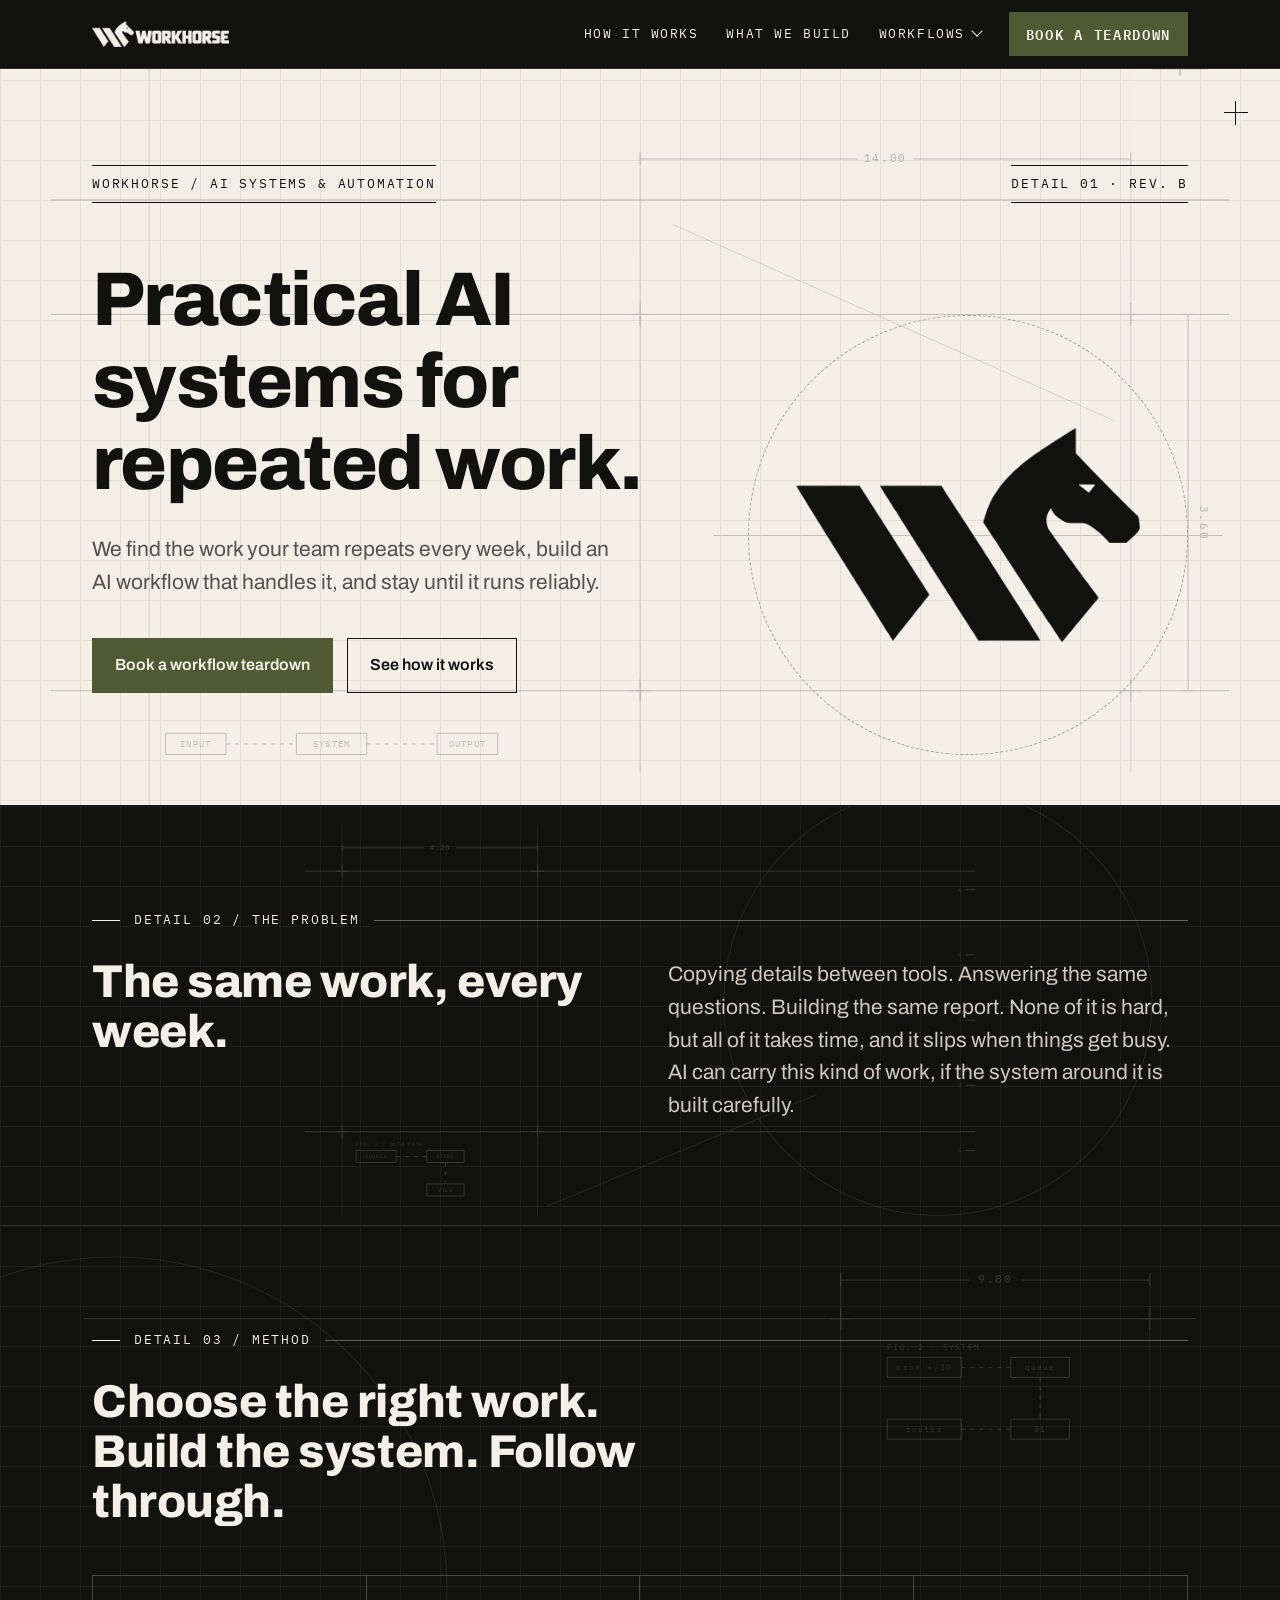
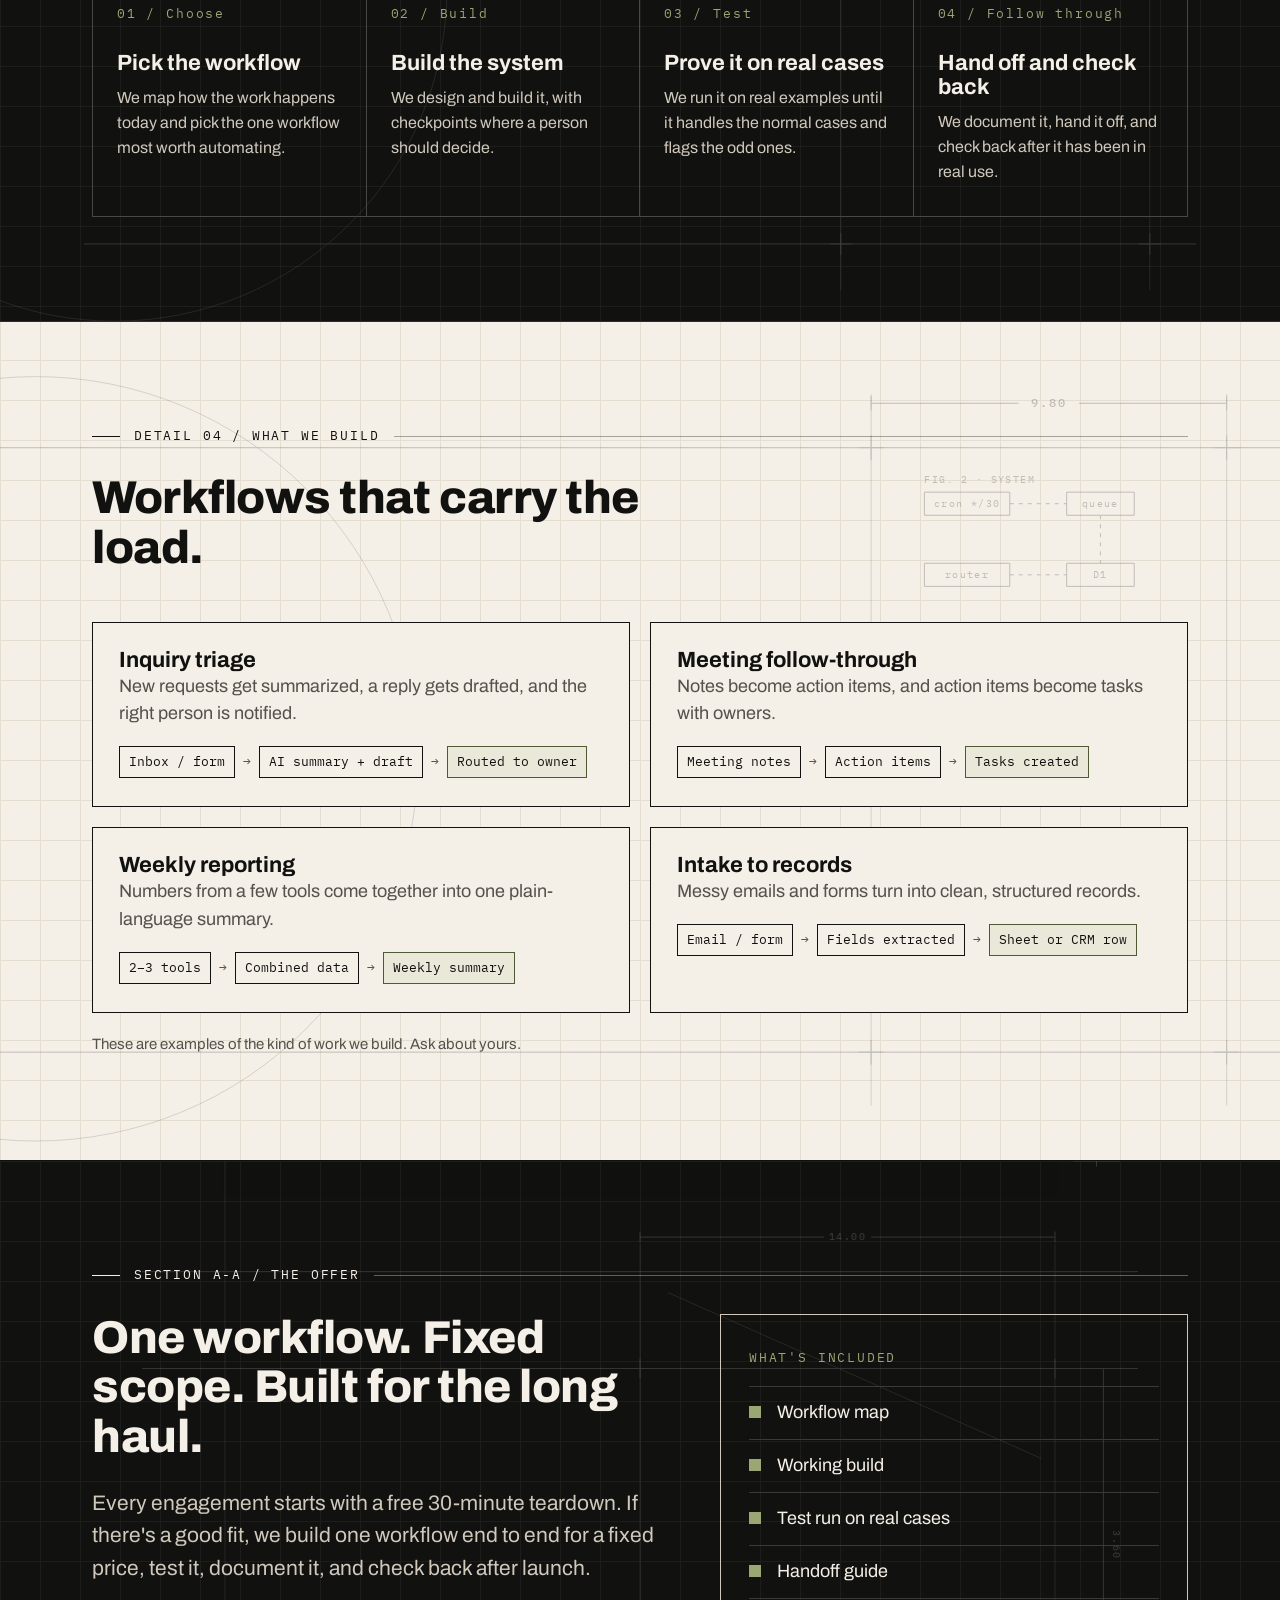
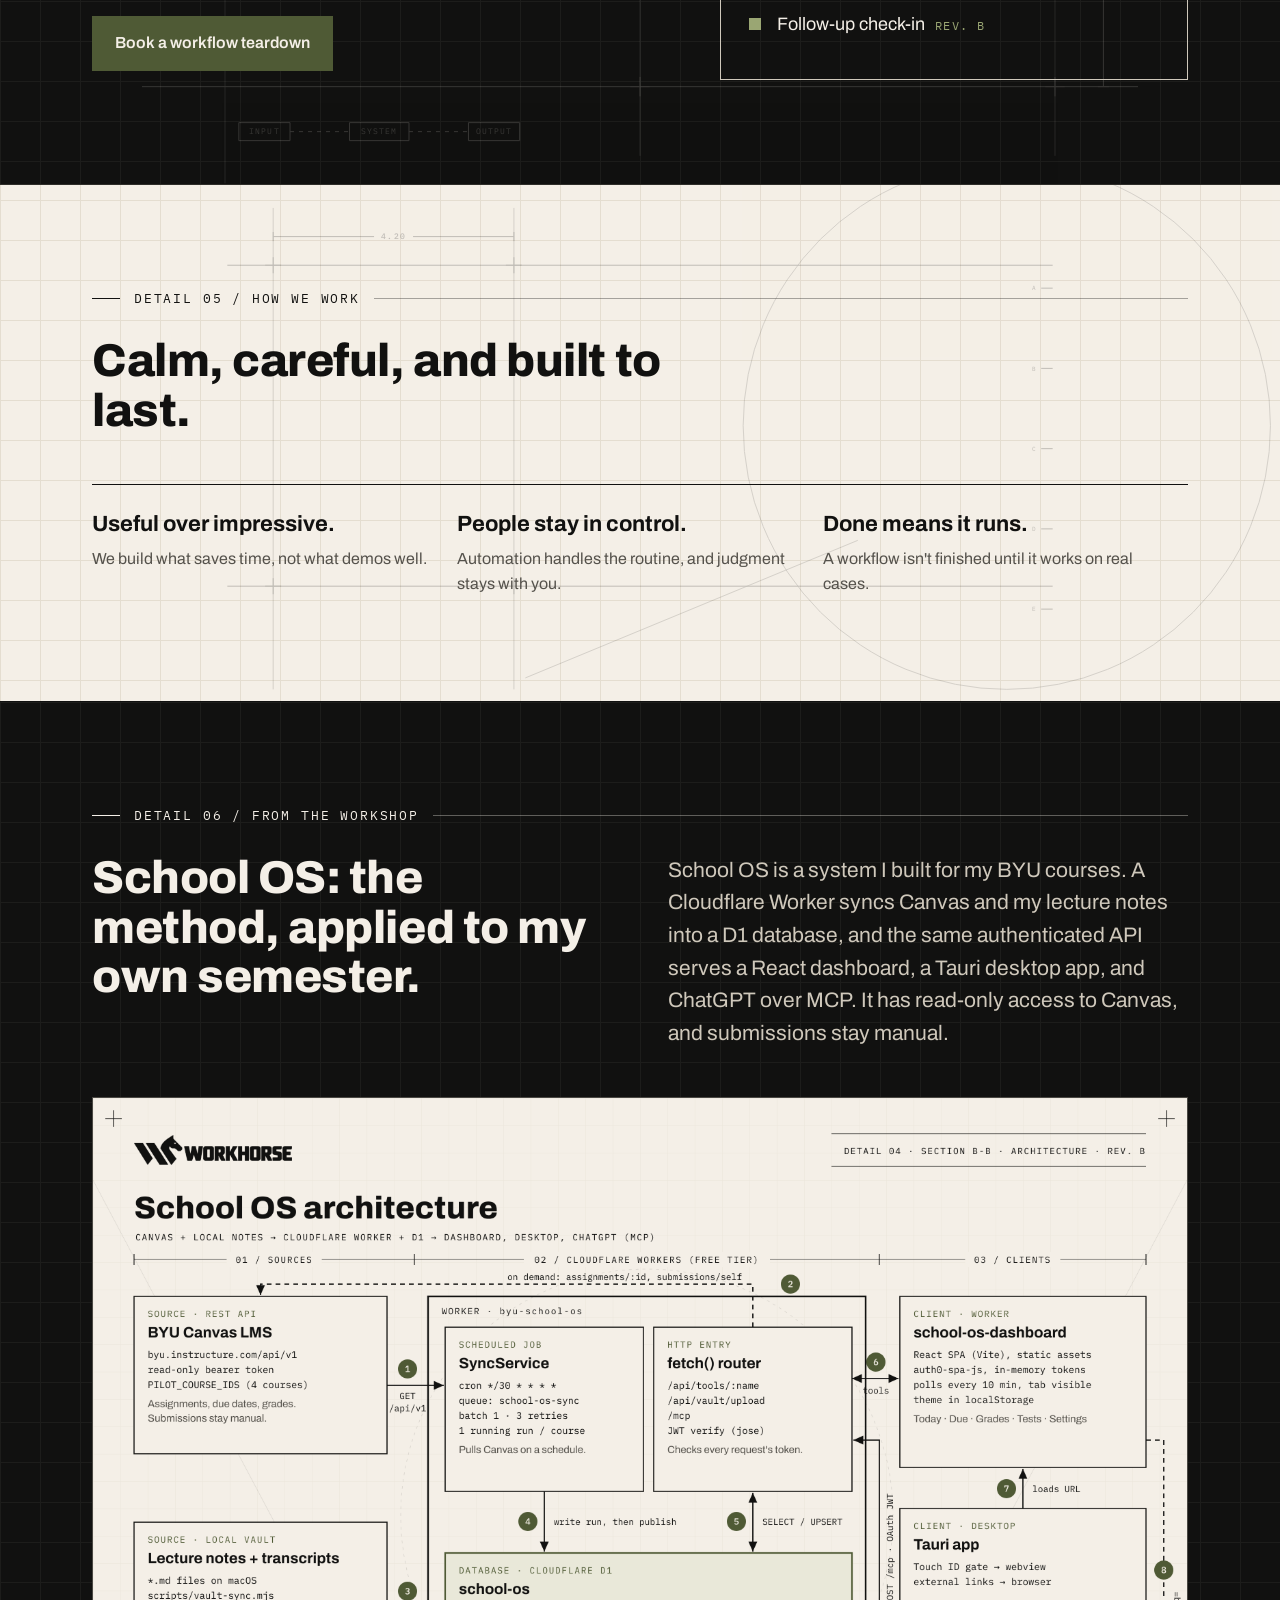
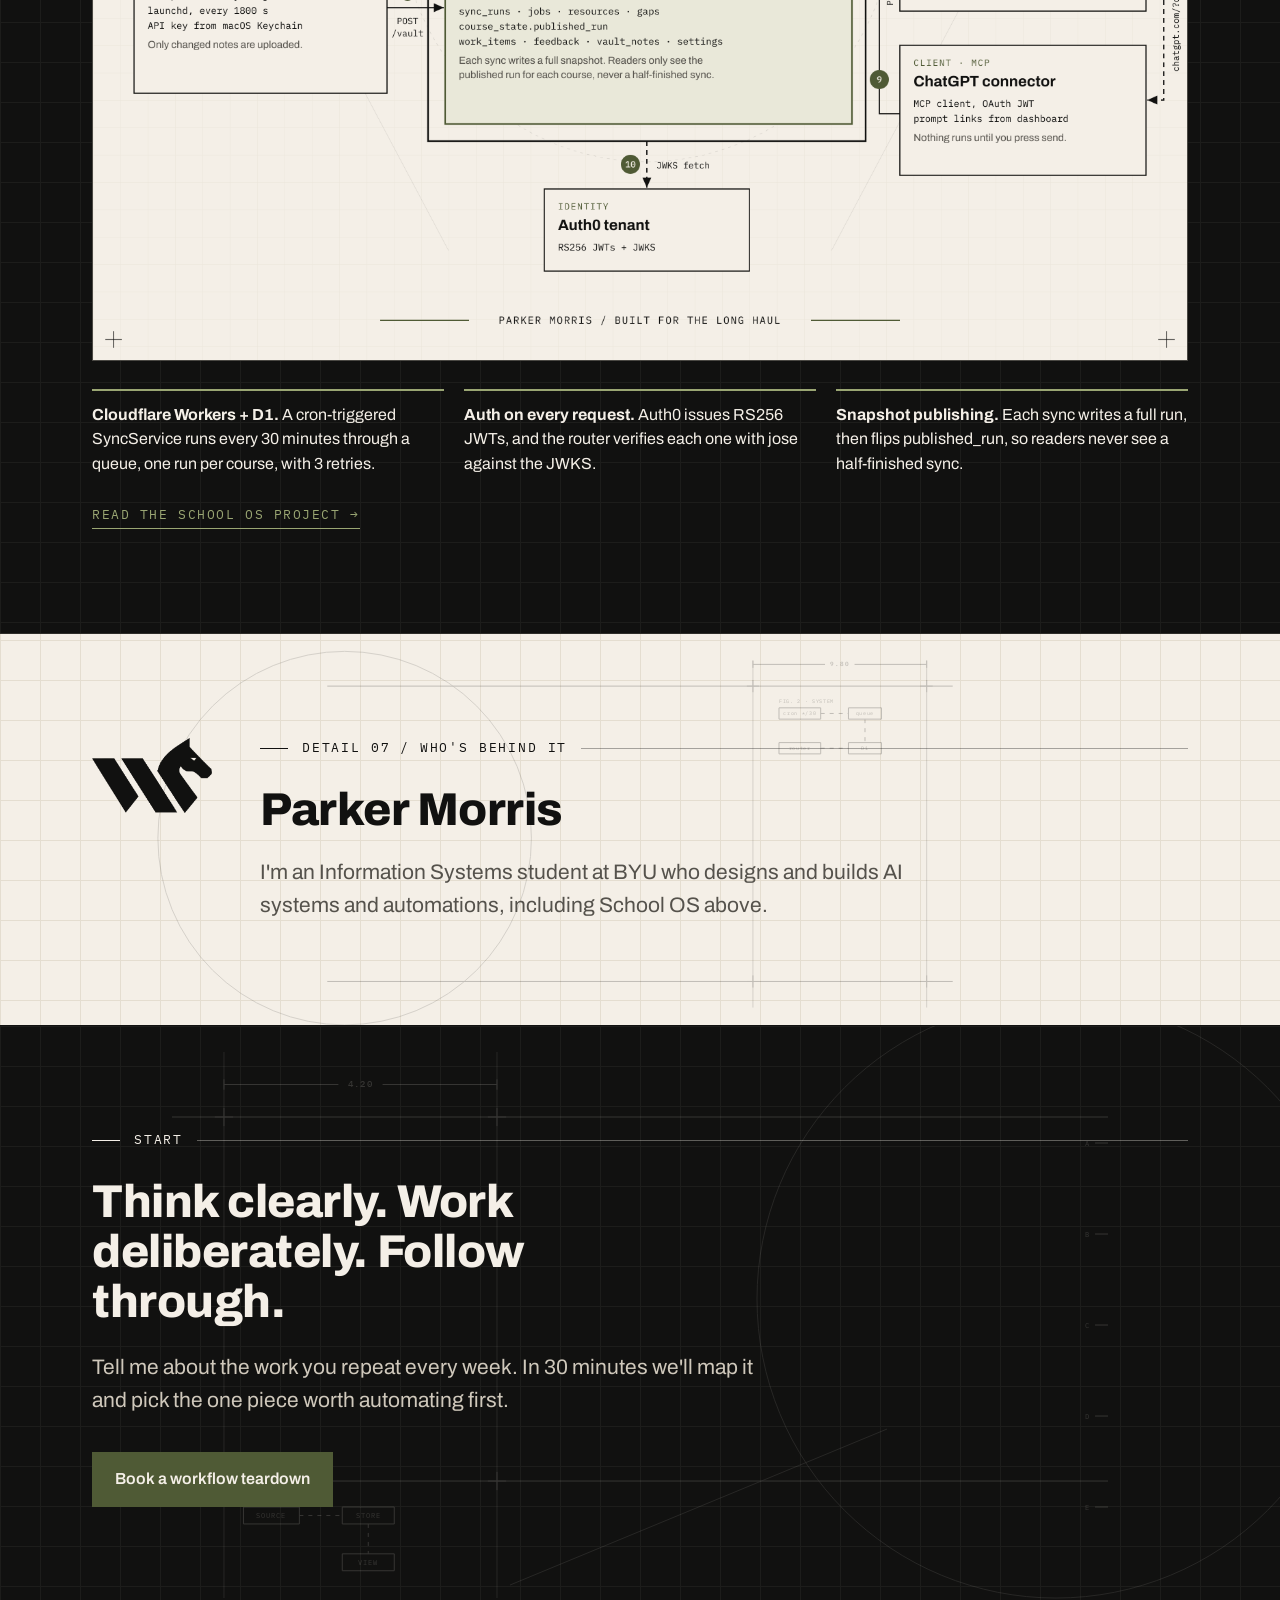
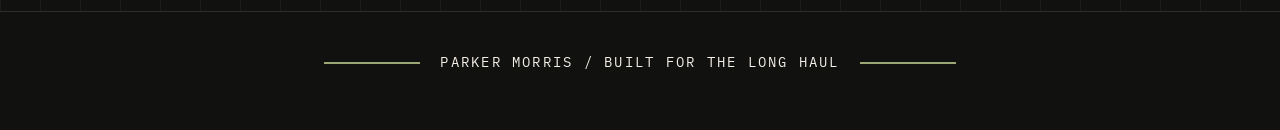
<file: index.html>
<!doctype html>
<html lang="en">
<head>
<meta charset="utf-8">
<meta name="viewport" content="width=device-width, initial-scale=1">
<title>Workhorse · Practical AI systems for repeated work</title>
<link rel="icon" type="image/png" href="favicon.png">
<meta property="og:title" content="Workhorse · Practical AI systems for repeated work">
<meta property="og:description" content="Workhorse designs and builds practical AI workflows that take repeated work off your plate and run reliably.">
<meta property="og:image" content="https://parkermorris11.github.io/workhorse/og-image.png">
<meta name="theme-color" content="#111110">
<meta name="description" content="Workhorse designs and builds practical AI workflows that take repeated work off your plate and run reliably.">
<link rel="preconnect" href="https://fonts.googleapis.com">
<link href="https://fonts.googleapis.com/css2?family=Archivo:wght@400;600;700;800&family=IBM+Plex+Mono:wght@400;500&display=swap" rel="stylesheet">
<link rel="stylesheet" href="styles.css">
</head>
<body>
<svg width="0" height="0" style="position:absolute" aria-hidden="true"><defs><symbol class="bpsym" id="bp-a" viewBox="0 0 1440 900"><path d="M0,160H1440M0,300H1440M0,760H1440" /><path d="M120,0V900M720,120V860M1320,120V860" class="bp-faint"/><path d="M706,300H734M720,286V314" stroke-width="1.2"/><path d="M1306,300H1334M1320,286V314" stroke-width="1.2"/><path d="M706,760H734M720,746V774" stroke-width="1.2"/><path d="M1306,760H1334M1320,746V774" stroke-width="1.2"/><path d="M760,190L1300,430" class="bp-faint"/><path d="M720,110H986.0M1054.0,110H1320M720,102V118M1320,102V118"/><text x="1020.0" y="114" text-anchor="middle" class="bp-dim">14.00</text><path d="M1380,0H1346.0M1414.0,0H1380M1380,-8V8M1380,-8V8"/><text x="1380.0" y="4" text-anchor="middle" class="bp-dim"></text><path d="M1390,300V760M1382,300H1398M1382,760H1398"/><text x="1404" y="534" class="bp-dim" transform="rotate(90 1404 534)">3.60</text><g class="bp-sys"><rect x="140" y="812" width="74" height="26" fill="none"/><text x="177.0" y="829" text-anchor="middle">INPUT</text><path d="M214,825H300" stroke-dasharray="4 5"/><rect x="300" y="812" width="86" height="26" fill="none"/><text x="343.0" y="829" text-anchor="middle">SYSTEM</text><path d="M386,825H472" stroke-dasharray="4 5"/><rect x="472" y="812" width="74" height="26" fill="none"/><text x="509.0" y="829" text-anchor="middle">OUTPUT</text></g></symbol><symbol class="bpsym" id="bp-b" viewBox="0 0 1440 900"><circle cx="40" cy="470" r="430" fill="none" class="bp-faint"/><path d="M0,120H1440M0,800H1440"/><path d="M980,60V860M1380,60V860" class="bp-faint"/><path d="M966,120H994M980,106V134" stroke-width="1.2"/><path d="M1366,120H1394M1380,106V134" stroke-width="1.2"/><path d="M966,800H994M980,786V814" stroke-width="1.2"/><path d="M1366,800H1394M1380,786V814" stroke-width="1.2"/><path d="M980,70H1146.0M1214.0,70H1380M980,62V78M1380,62V78"/><text x="1180.0" y="74" text-anchor="middle" class="bp-dim">9.80</text><g class="bp-sys"><rect x="1040" y="170" width="96" height="26" fill="none"/><text x="1088.0" y="187" text-anchor="middle">cron */30</text><rect x="1200" y="170" width="76" height="26" fill="none"/><text x="1238.0" y="187" text-anchor="middle">queue</text><rect x="1040" y="250" width="96" height="26" fill="none"/><text x="1088.0" y="267" text-anchor="middle">router</text><rect x="1200" y="250" width="76" height="26" fill="none"/><text x="1238.0" y="267" text-anchor="middle">D1</text><path d="M1136,183H1200M1238,196V250M1136,263H1200" stroke-dasharray="4 5"/><text x="1040" y="160">FIG. 2  ·  SYSTEM</text></g></symbol><symbol class="bpsym" id="bp-c" viewBox="0 0 1440 900"><circle cx="1360" cy="420" r="460" fill="none" class="bp-faint"/><path d="M0,140H1440M0,700H1440"/><path d="M80,40V880M500,40V880" class="bp-faint"/><path d="M66,140H94M80,126V154" stroke-width="1.2"/><path d="M486,140H514M500,126V154" stroke-width="1.2"/><path d="M66,700H94M80,686V714" stroke-width="1.2"/><path d="M486,700H514M500,686V714" stroke-width="1.2"/><path d="M520,860L1100,620" class="bp-faint"/><path d="M80,90H256.0M324.0,90H500M80,82V98M500,82V98"/><text x="290.0" y="94" text-anchor="middle" class="bp-dim">4.20</text><path d="M1420,180H1440"/><text x="1412" y="184" text-anchor="end">A</text><path d="M1420,320H1440"/><text x="1412" y="324" text-anchor="end">B</text><path d="M1420,460H1440"/><text x="1412" y="464" text-anchor="end">C</text><path d="M1420,600H1440"/><text x="1412" y="604" text-anchor="end">D</text><path d="M1420,740H1440"/><text x="1412" y="744" text-anchor="end">E</text><g class="bp-sys"><rect x="110" y="740" width="86" height="26" fill="none"/><text x="153.0" y="757" text-anchor="middle">SOURCE</text><path d="M196,753H262" stroke-dasharray="4 5"/><rect x="262" y="740" width="80" height="26" fill="none"/><text x="302.0" y="757" text-anchor="middle">STORE</text><path d="M302,766V812" stroke-dasharray="4 5"/><rect x="262" y="812" width="80" height="26" fill="none"/><text x="302.0" y="829" text-anchor="middle">VIEW</text><text x="110" y="730">FIG. 3  ·  DATA PATH</text></g></symbol></defs></svg>

<header class="top">
  <div class="wrap">
    <a href="index.html" aria-label="Workhorse home"><img src="workhorse-lockup-cream.png" alt="Workhorse"></a>
    <nav>
      <a href="index.html#method">How it works</a>
      <a href="index.html#builds">What we build</a>
      <details class="dd">
        <summary>Workflows</summary>
        <div class="dd-menu">
          <a href="projects/school-os.html"><b>School OS <small>01</small></b><span>Canvas and lecture notes, synced into one dashboard, desktop app, and ChatGPT.</span></a>
          <a href="projects/finance-os.html"><b>Finance OS <small>02</small></b><span>A personal iPhone spending tracker on Supabase and Plaid.</span></a>
        </div>
      </details>
      <a class="btn small" href="index.html#start">Book a teardown</a>
    </nav>
  </div>
</header>

<main id="top">

<!-- 1. HERO -->
<section class="hero">
  <svg class="bp" aria-hidden="true" preserveAspectRatio="xMidYMid slice"><use href="#bp-a"/></svg>
  
  <span class="cross" style="right:32px;top:32px"></span>
  <div class="wrap">
    <div class="block">
      <span class="label tb">Workhorse / AI systems &amp; automation</span>
      <span class="label tb">Detail 01 · Rev. B</span>
    </div>
    <div class="hero-mark" aria-hidden="true"><img src="workhorse-mark-ink.png" alt=""></div>
    <h1>Practical AI systems for repeated work.</h1>
    <p class="lede">We find the work your team repeats every week, build an AI workflow that handles it, and stay until it runs reliably.</p>
    <div class="ctas">
      <a class="btn" href="#start">Book a workflow teardown</a>
      <a class="btn ghost" href="#method">See how it works</a>
    </div>
  </div>
</section>

<!-- 2. PROBLEM -->
<section class="ink">
  <svg class="bp" aria-hidden="true" preserveAspectRatio="xMidYMid slice"><use href="#bp-c"/></svg>
  
  <div class="wrap">
    <div class="dim label">Detail 02 / The problem</div>
    <div class="two">
      <h2>The same work, every week.</h2>
      <p class="lede">Copying details between tools. Answering the same questions. Building the same report. None of it is hard, but all of it takes time, and it slips when things get busy. AI can carry this kind of work, if the system around it is built carefully.</p>
    </div>
  </div>
</section>

<!-- 3. METHOD -->
<section class="ink" id="method">
  <svg class="bp" aria-hidden="true" preserveAspectRatio="xMidYMid slice"><use href="#bp-b"/></svg>
  
  <div class="wrap">
    <div class="dim label">Detail 03 / Method</div>
    <h2>Choose the right work. Build the system. Follow through.</h2>
    <div class="steps">
      <div class="step"><span class="num">01 / Choose</span><h3>Pick the workflow</h3><p>We map how the work happens today and pick the one workflow most worth automating.</p></div>
      <div class="step"><span class="num">02 / Build</span><h3>Build the system</h3><p>We design and build it, with checkpoints where a person should decide.</p></div>
      <div class="step"><span class="num">03 / Test</span><h3>Prove it on real cases</h3><p>We run it on real examples until it handles the normal cases and flags the odd ones.</p></div>
      <div class="step"><span class="num">04 / Follow through</span><h3>Hand off and check back</h3><p>We document it, hand it off, and check back after it has been in real use.</p></div>
    </div>
  </div>
</section>

<!-- 4. WHAT WE BUILD -->
<section id="builds">
  <svg class="bp" aria-hidden="true" preserveAspectRatio="xMidYMid slice"><use href="#bp-b"/></svg>
  
  <div class="wrap">
    <div class="dim label">Detail 04 / What we build</div>
    <h2>Workflows that carry the load.</h2>
    <div class="cards">
      <div class="card"><h3>Inquiry triage</h3><p class="muted">New requests get summarized, a reply gets drafted, and the right person is notified.</p>
        <div class="flow"><span>Inbox / form</span><i>→</i><span>AI summary + draft</span><i>→</i><span class="out">Routed to owner</span></div></div>
      <div class="card"><h3>Meeting follow-through</h3><p class="muted">Notes become action items, and action items become tasks with owners.</p>
        <div class="flow"><span>Meeting notes</span><i>→</i><span>Action items</span><i>→</i><span class="out">Tasks created</span></div></div>
      <div class="card"><h3>Weekly reporting</h3><p class="muted">Numbers from a few tools come together into one plain-language summary.</p>
        <div class="flow"><span>2–3 tools</span><i>→</i><span>Combined data</span><i>→</i><span class="out">Weekly summary</span></div></div>
      <div class="card"><h3>Intake to records</h3><p class="muted">Messy emails and forms turn into clean, structured records.</p>
        <div class="flow"><span>Email / form</span><i>→</i><span>Fields extracted</span><i>→</i><span class="out">Sheet or CRM row</span></div></div>
    </div>
    <p class="note" style="margin-top:20px">These are examples of the kind of work we build. Ask about yours.</p>
  </div>
</section>

<!-- 5. OFFER -->
<section class="ink" id="offer">
  <svg class="bp" aria-hidden="true" preserveAspectRatio="xMidYMid slice"><use href="#bp-a"/></svg>
  
  <div class="wrap">
    <div class="dim label">Section A-A / The offer</div>
    <div class="offer">
      <div>
        <h2>One workflow. Fixed scope. Built for the long haul.</h2>
        <p class="lede" style="margin:24px 0 32px">Every engagement starts with a free 30-minute teardown. If there's a good fit, we build one workflow end to end for a fixed price, test it, document it, and check back after launch.</p>
        <a class="btn" href="#start">Book a workflow teardown</a>
      </div>
      <div class="spec">
        <span class="label moss">What's included</span>
        <ul>
          <li>Workflow map</li>
          <li>Working build</li>
          <li>Test run on real cases</li>
          <li>Handoff guide</li>
          <li>Follow-up check-in <span class="rev">REV. B</span></li>
        </ul>
      </div>
    </div>
  </div>
</section>

<!-- 6. PRINCIPLES -->
<section>
  <svg class="bp nosys" aria-hidden="true" preserveAspectRatio="xMidYMid slice"><use href="#bp-c"/></svg>
  
  <div class="wrap">
    <div class="dim label">Detail 05 / How we work</div>
    <h2>Calm, careful, and built to last.</h2>
    <div class="prin">
      <div><h3>Useful over impressive.</h3><p>We build what saves time, not what demos well.</p></div>
      <div><h3>People stay in control.</h3><p>Automation handles the routine, and judgment stays with you.</p></div>
      <div><h3>Done means it runs.</h3><p>A workflow isn't finished until it works on real cases.</p></div>
    </div>
  </div>
</section>

<!-- 7. PROOF: SCHOOL OS -->
<section class="ink" id="proof">
  <div class="wrap">
    <div class="dim label">Detail 06 / From the workshop</div>
    <div class="two">
      <h2>School OS: the method, applied to my own semester.</h2>
      <p class="lede">School OS is a system I built for my BYU courses. A Cloudflare Worker syncs Canvas and my lecture notes into a D1 database, and the same authenticated API serves a React dashboard, a Tauri desktop app, and ChatGPT over MCP. It has read-only access to Canvas, and submissions stay manual.</p>
    </div>
    <figure class="diagram" style="margin-left:0;margin-right:0">
      <a href="school-os-architecture.png" target="_blank" rel="noopener"><img src="school-os-architecture.png" alt="School OS architecture: BYU Canvas and a local notes vault feed a Cloudflare Worker (SyncService on a 30-minute cron and queue, a JWT-verified fetch router) backed by a D1 database. A dashboard Worker, a Tauri desktop app, and ChatGPT over MCP read from it, with Auth0 issuing RS256 tokens."></a>
    </figure>
    <div class="facts">
      <div><b>Cloudflare Workers + D1.</b> A cron-triggered SyncService runs every 30 minutes through a queue, one run per course, with 3 retries.</div>
      <div><b>Auth on every request.</b> Auth0 issues RS256 JWTs, and the router verifies each one with jose against the JWKS.</div>
      <div><b>Snapshot publishing.</b> Each sync writes a full run, then flips published_run, so readers never see a half-finished sync.</div>
    </div>
    <a href="projects/school-os.html" class="wlink">Read the School OS project →</a>
  </div>
</section>

<!-- 8. ABOUT -->
<section>
  <svg class="bp" aria-hidden="true" preserveAspectRatio="xMidYMid slice"><use href="#bp-b"/></svg>
  
  <div class="wrap about">
    <img src="workhorse-mark-ink.png" alt="">
    <div>
      <!-- Draft: rewrite in your own words. Only add experience you can back up. -->
      <div class="dim label">Detail 07 / Who's behind it</div>
      <h2 style="margin-bottom:20px">Parker Morris</h2>
      <p class="lede">I'm an Information Systems student at BYU who designs and builds AI systems and automations, including School OS above.</p>
    </div>
  </div>
</section>

<!-- 9. CLOSING -->
<section class="ink closing" id="start">
  <svg class="bp" aria-hidden="true" preserveAspectRatio="xMidYMid slice"><use href="#bp-c"/></svg>
  
  <div class="wrap">
    <div class="dim label">Start</div>
    <h2>Think clearly. Work deliberately. Follow through.</h2>
    <p class="lede">Tell me about the work you repeat every week. In 30 minutes we'll map it and pick the one piece worth automating first.</p>
    <!-- Replace href with your booking link (Calendly, Cal.com) or a mailto: address. -->
    <a class="btn" href="#">Book a workflow teardown</a>
  </div>
</section>

</main>

<footer>
  <div class="wrap"><p class="sig">PARKER MORRIS / BUILT FOR THE LONG HAUL</p></div>
</footer>

<script>
document.addEventListener('click',e=>{document.querySelectorAll('details.dd[open]').forEach(d=>{if(!d.contains(e.target))d.removeAttribute('open')})});
document.addEventListener('keydown',e=>{if(e.key==='Escape')document.querySelectorAll('details.dd[open]').forEach(d=>d.removeAttribute('open'))});
</script>
</body>
</html>
</file>
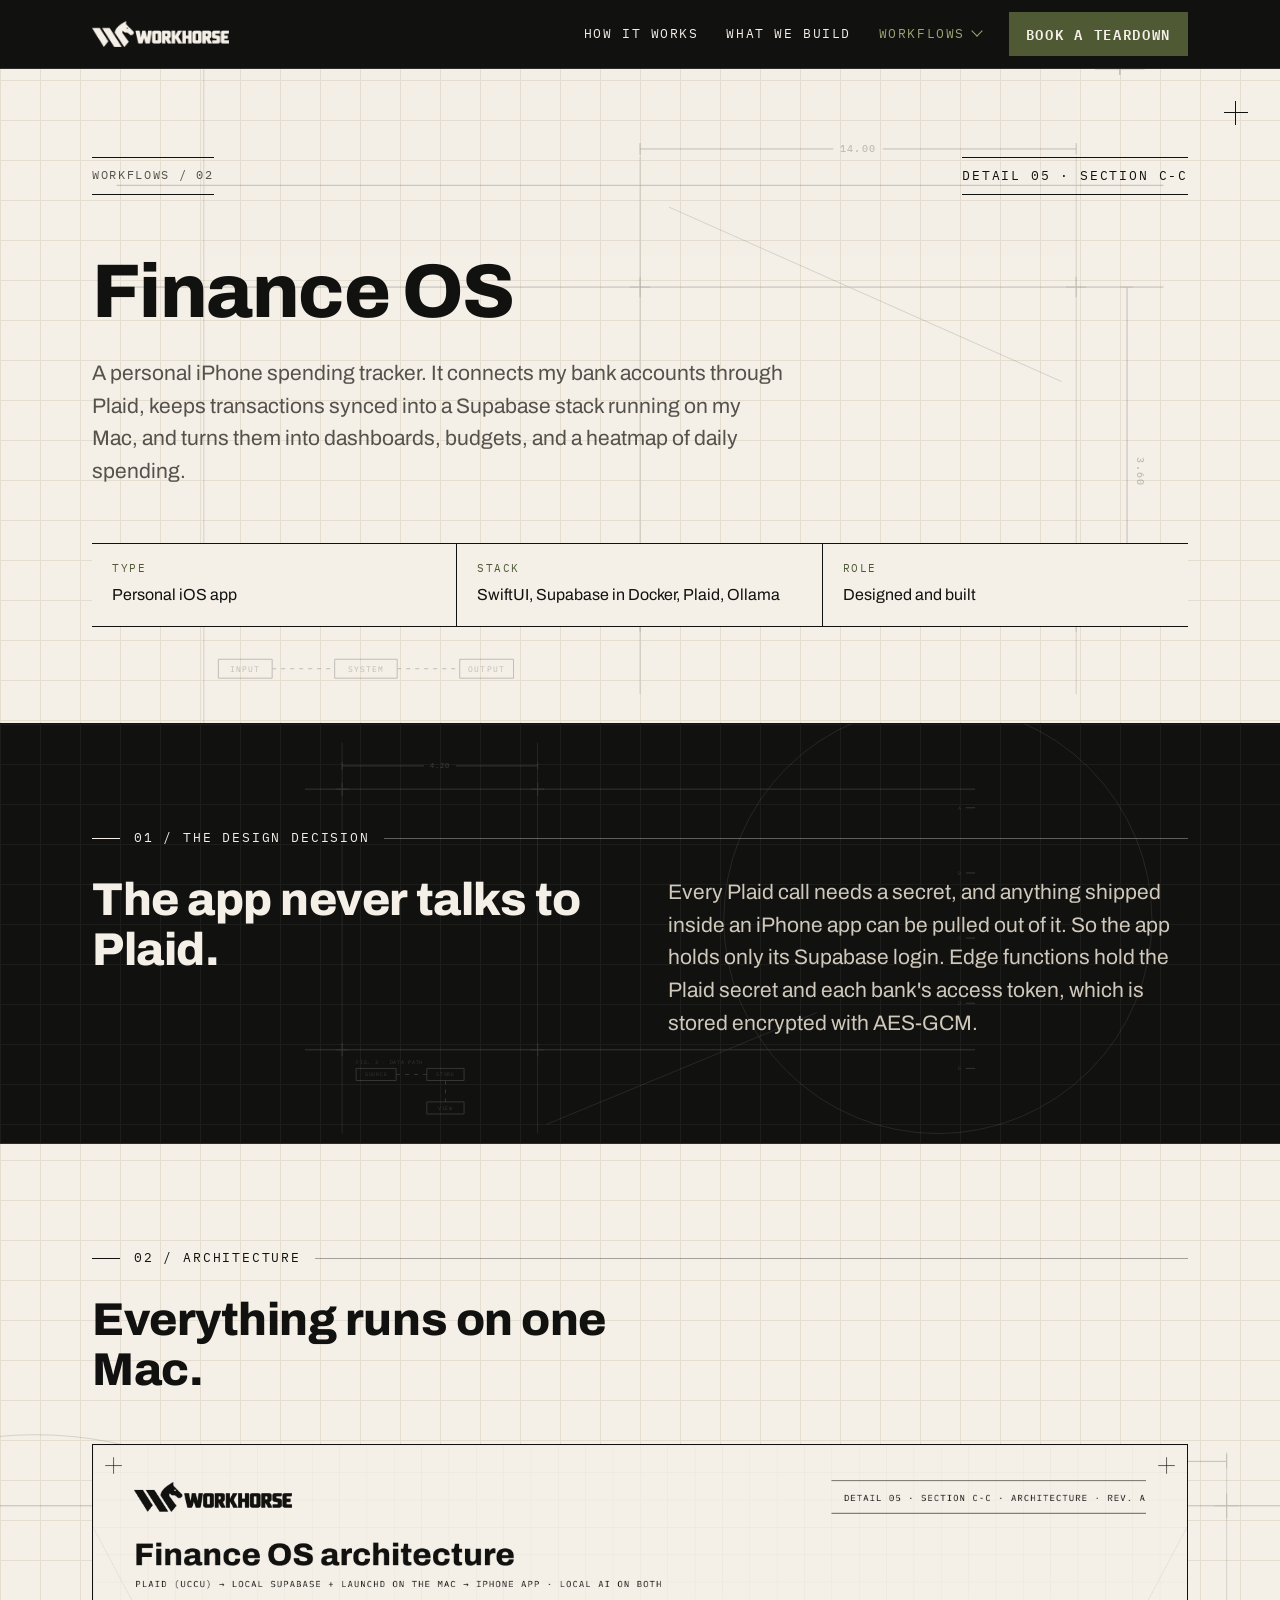
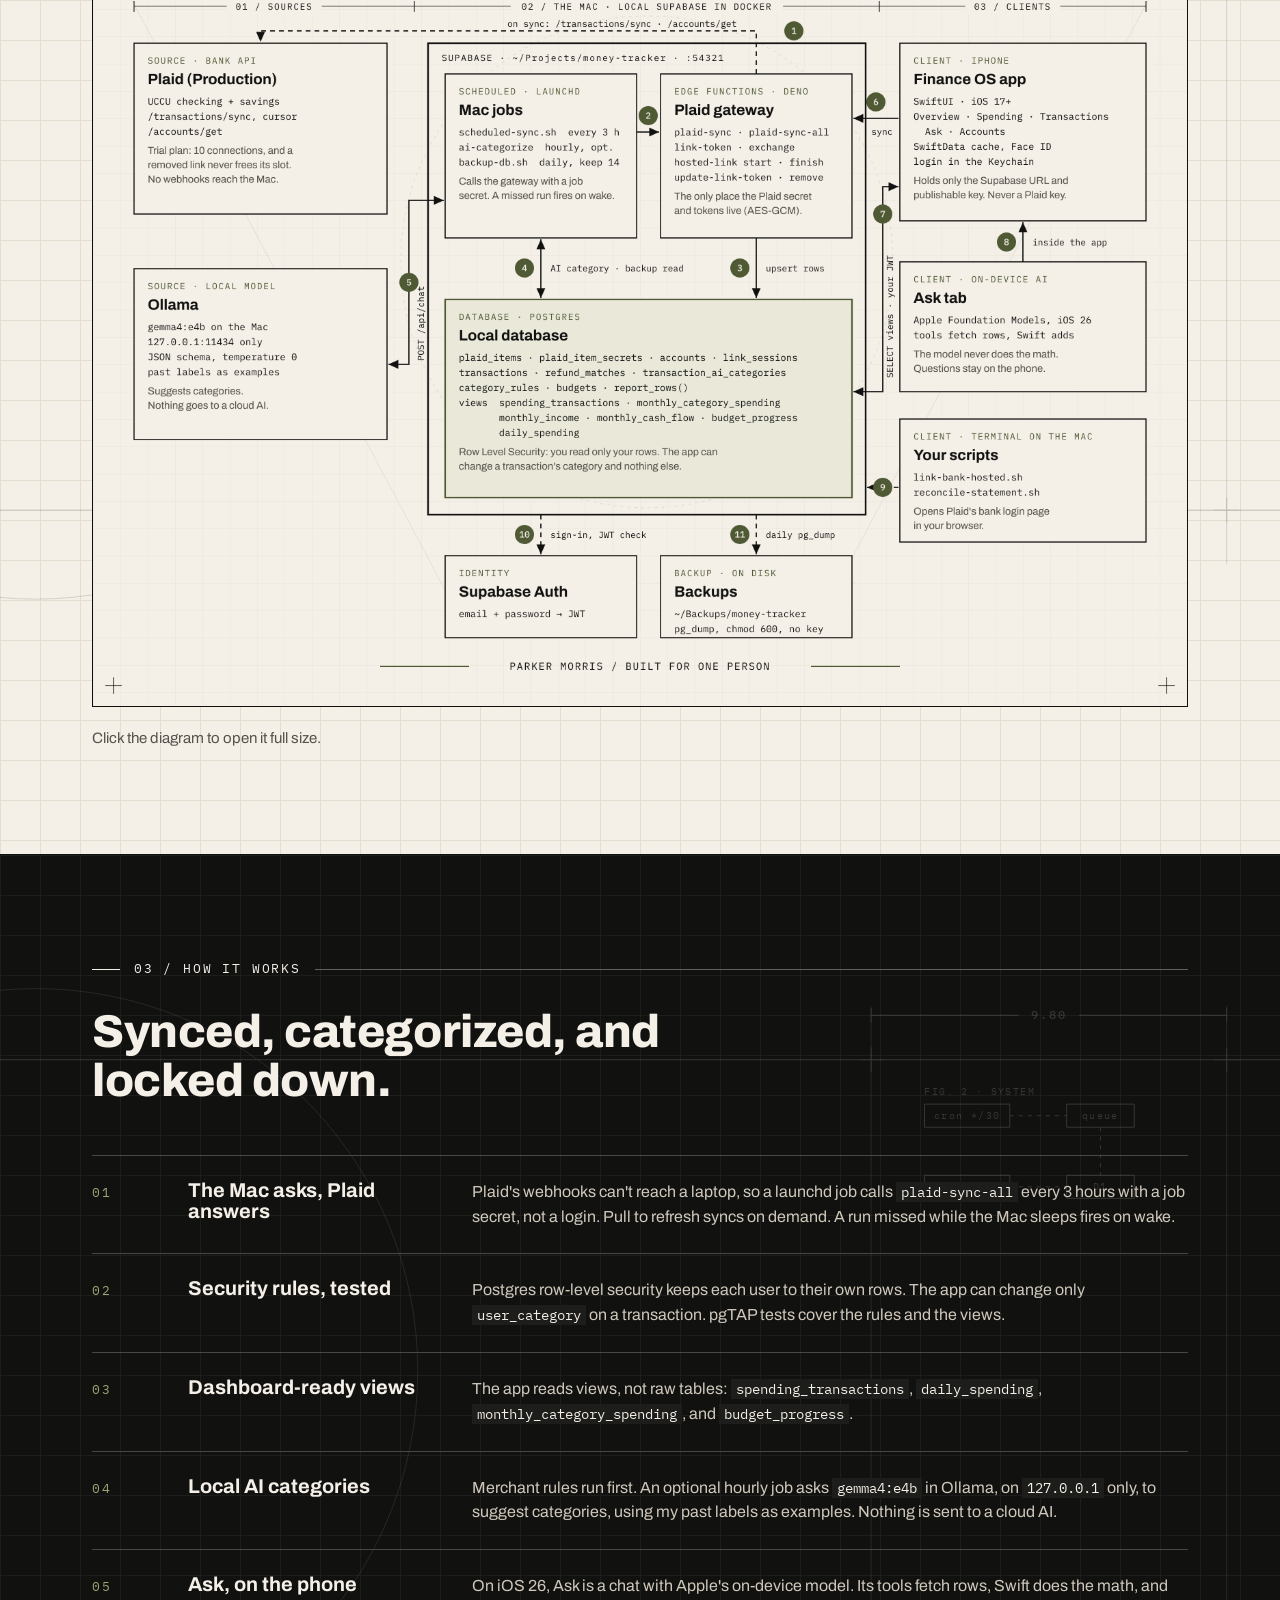
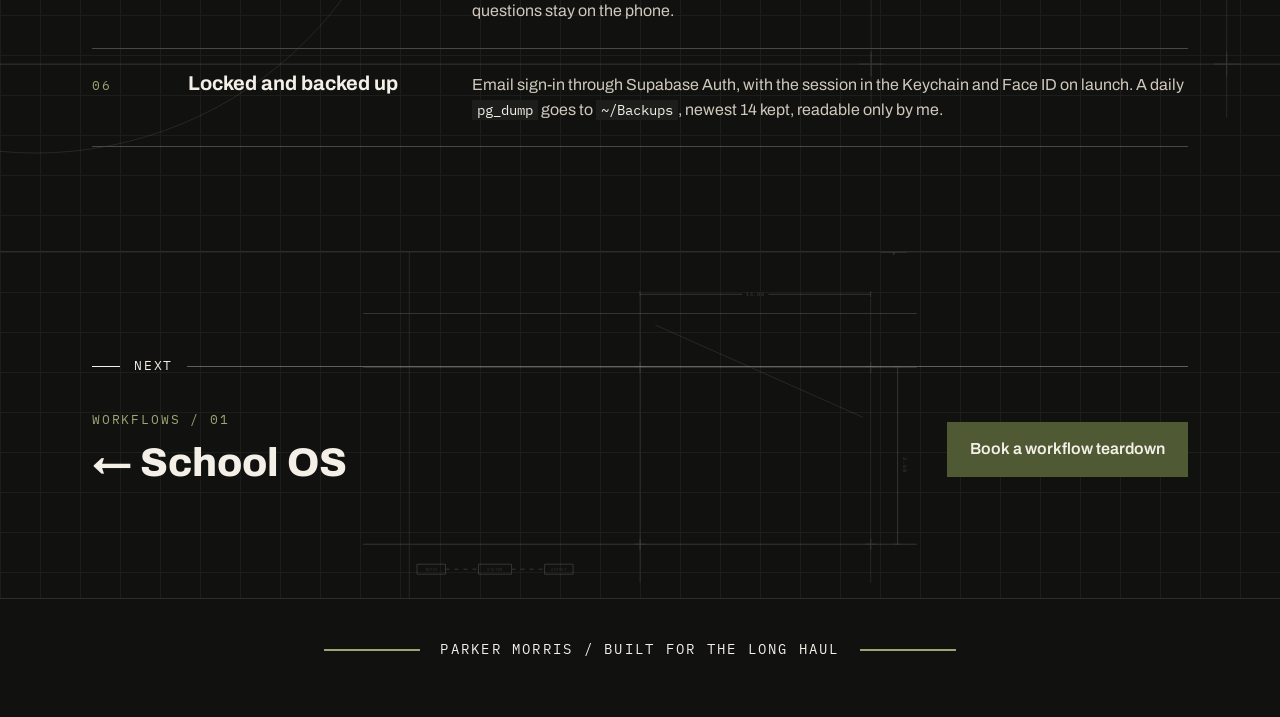
<file: projects/finance-os.html>
<!doctype html>
<html lang="en">
<head>
<meta charset="utf-8">
<meta name="viewport" content="width=device-width, initial-scale=1">
<title>Finance OS · Workhorse</title>
<link rel="icon" type="image/png" href="../favicon.png">
<meta name="description" content="A personal iPhone spending tracker built on SwiftUI, Supabase, and Plaid, with local AI categorization.">
<meta property="og:title" content="Finance OS · Workhorse">
<meta property="og:description" content="A personal iPhone spending tracker built on SwiftUI, Supabase, and Plaid, with local AI categorization.">
<meta property="og:image" content="https://parkermorris11.github.io/workhorse/og-image.png">
<meta name="theme-color" content="#111110">
<link rel="preconnect" href="https://fonts.googleapis.com">
<link href="https://fonts.googleapis.com/css2?family=Archivo:wght@400;600;700;800&family=IBM+Plex+Mono:wght@400;500&display=swap" rel="stylesheet">
<link rel="stylesheet" href="../styles.css">
</head>
<body>
<svg width="0" height="0" style="position:absolute" aria-hidden="true"><defs><symbol class="bpsym" id="bp-a" viewBox="0 0 1440 900"><path d="M0,160H1440M0,300H1440M0,760H1440" /><path d="M120,0V900M720,120V860M1320,120V860" class="bp-faint"/><path d="M706,300H734M720,286V314" stroke-width="1.2"/><path d="M1306,300H1334M1320,286V314" stroke-width="1.2"/><path d="M706,760H734M720,746V774" stroke-width="1.2"/><path d="M1306,760H1334M1320,746V774" stroke-width="1.2"/><path d="M760,190L1300,430" class="bp-faint"/><path d="M720,110H986.0M1054.0,110H1320M720,102V118M1320,102V118"/><text x="1020.0" y="114" text-anchor="middle" class="bp-dim">14.00</text><path d="M1380,0H1346.0M1414.0,0H1380M1380,-8V8M1380,-8V8"/><text x="1380.0" y="4" text-anchor="middle" class="bp-dim"></text><path d="M1390,300V760M1382,300H1398M1382,760H1398"/><text x="1404" y="534" class="bp-dim" transform="rotate(90 1404 534)">3.60</text><g class="bp-sys"><rect x="140" y="812" width="74" height="26" fill="none"/><text x="177.0" y="829" text-anchor="middle">INPUT</text><path d="M214,825H300" stroke-dasharray="4 5"/><rect x="300" y="812" width="86" height="26" fill="none"/><text x="343.0" y="829" text-anchor="middle">SYSTEM</text><path d="M386,825H472" stroke-dasharray="4 5"/><rect x="472" y="812" width="74" height="26" fill="none"/><text x="509.0" y="829" text-anchor="middle">OUTPUT</text></g></symbol><symbol class="bpsym" id="bp-b" viewBox="0 0 1440 900"><circle cx="40" cy="470" r="430" fill="none" class="bp-faint"/><path d="M0,120H1440M0,800H1440"/><path d="M980,60V860M1380,60V860" class="bp-faint"/><path d="M966,120H994M980,106V134" stroke-width="1.2"/><path d="M1366,120H1394M1380,106V134" stroke-width="1.2"/><path d="M966,800H994M980,786V814" stroke-width="1.2"/><path d="M1366,800H1394M1380,786V814" stroke-width="1.2"/><path d="M980,70H1146.0M1214.0,70H1380M980,62V78M1380,62V78"/><text x="1180.0" y="74" text-anchor="middle" class="bp-dim">9.80</text><g class="bp-sys"><rect x="1040" y="170" width="96" height="26" fill="none"/><text x="1088.0" y="187" text-anchor="middle">cron */30</text><rect x="1200" y="170" width="76" height="26" fill="none"/><text x="1238.0" y="187" text-anchor="middle">queue</text><rect x="1040" y="250" width="96" height="26" fill="none"/><text x="1088.0" y="267" text-anchor="middle">router</text><rect x="1200" y="250" width="76" height="26" fill="none"/><text x="1238.0" y="267" text-anchor="middle">D1</text><path d="M1136,183H1200M1238,196V250M1136,263H1200" stroke-dasharray="4 5"/><text x="1040" y="160">FIG. 2  ·  SYSTEM</text></g></symbol><symbol class="bpsym" id="bp-c" viewBox="0 0 1440 900"><circle cx="1360" cy="420" r="460" fill="none" class="bp-faint"/><path d="M0,140H1440M0,700H1440"/><path d="M80,40V880M500,40V880" class="bp-faint"/><path d="M66,140H94M80,126V154" stroke-width="1.2"/><path d="M486,140H514M500,126V154" stroke-width="1.2"/><path d="M66,700H94M80,686V714" stroke-width="1.2"/><path d="M486,700H514M500,686V714" stroke-width="1.2"/><path d="M520,860L1100,620" class="bp-faint"/><path d="M80,90H256.0M324.0,90H500M80,82V98M500,82V98"/><text x="290.0" y="94" text-anchor="middle" class="bp-dim">4.20</text><path d="M1420,180H1440"/><text x="1412" y="184" text-anchor="end">A</text><path d="M1420,320H1440"/><text x="1412" y="324" text-anchor="end">B</text><path d="M1420,460H1440"/><text x="1412" y="464" text-anchor="end">C</text><path d="M1420,600H1440"/><text x="1412" y="604" text-anchor="end">D</text><path d="M1420,740H1440"/><text x="1412" y="744" text-anchor="end">E</text><g class="bp-sys"><rect x="110" y="740" width="86" height="26" fill="none"/><text x="153.0" y="757" text-anchor="middle">SOURCE</text><path d="M196,753H262" stroke-dasharray="4 5"/><rect x="262" y="740" width="80" height="26" fill="none"/><text x="302.0" y="757" text-anchor="middle">STORE</text><path d="M302,766V812" stroke-dasharray="4 5"/><rect x="262" y="812" width="80" height="26" fill="none"/><text x="302.0" y="829" text-anchor="middle">VIEW</text><text x="110" y="730">FIG. 3  ·  DATA PATH</text></g></symbol></defs></svg>

<header class="top">
  <div class="wrap">
    <a href="../index.html" aria-label="Workhorse home"><img src="../workhorse-lockup-cream.png" alt="Workhorse"></a>
    <nav>
      <a href="../index.html#method">How it works</a>
      <a href="../index.html#builds">What we build</a>
      <details class="dd on">
        <summary>Workflows</summary>
        <div class="dd-menu">
          <a href="../projects/school-os.html"><b>School OS <small>01</small></b><span>Canvas and lecture notes, synced into one dashboard, desktop app, and ChatGPT.</span></a>
          <a href="../projects/finance-os.html" class="on"><b>Finance OS <small>02</small></b><span>A personal iPhone spending tracker on Supabase and Plaid.</span></a>
        </div>
      </details>
      <a class="btn small" href="../index.html#start">Book a teardown</a>
    </nav>
  </div>
</header>

<main>

<section class="proj-hero">
  <svg class="bp" aria-hidden="true" preserveAspectRatio="xMidYMid slice"><use href="#bp-a"/></svg>
  <span class="cross" style="right:32px;top:32px"></span>
  <div class="wrap">
    <div style="display:flex;justify-content:space-between;gap:24px;margin-bottom:56px;flex-wrap:wrap">
      <a class="crumb label" href="../index.html" style="border-top:1px solid var(--ink);border-bottom:1px solid var(--ink);padding:8px 0">Workflows / 02</a>
      <span class="label" style="border-top:1px solid var(--ink);border-bottom:1px solid var(--ink);padding:8px 0">Detail 05 · Section C-C</span>
    </div>
    <h1>Finance OS</h1>
    <p class="lede">A personal iPhone spending tracker. It connects my bank accounts through Plaid, keeps transactions synced into a Supabase stack running on my Mac, and turns them into dashboards, budgets, and a heatmap of daily spending.</p>
    <div class="meta">
      <div><span class="label">Type</span>Personal iOS app</div>
      <div><span class="label">Stack</span>SwiftUI, Supabase in Docker, Plaid, Ollama</div>
      <div><span class="label">Role</span>Designed and built</div>
    </div>
  </div>
</section>

<section class="ink">
  <svg class="bp" aria-hidden="true" preserveAspectRatio="xMidYMid slice"><use href="#bp-c"/></svg>
  <div class="wrap">
    <div class="dim label">01 / The design decision</div>
    <div class="two">
      <h2>The app never talks to Plaid.</h2>
      <p class="lede">Every Plaid call needs a secret, and anything shipped inside an iPhone app can be pulled out of it. So the app holds only its Supabase login. Edge functions hold the Plaid secret and each bank's access token, which is stored encrypted with AES-GCM.</p>
    </div>
  </div>
</section>

<section>
  <svg class="bp nosys" aria-hidden="true" preserveAspectRatio="xMidYMid slice"><use href="#bp-b"/></svg>
  <div class="wrap">
    <div class="dim label">02 / Architecture</div>
    <h2>Everything runs on one Mac.</h2>
    <figure class="diagram" style="margin-left:0;margin-right:0">
      <a href="../finance-os-architecture.png" target="_blank" rel="noopener"><img src="../finance-os-architecture.png" alt="Finance OS architecture: Plaid and a local Ollama model feed a Supabase stack in Docker on a Mac, with launchd jobs, a Plaid gateway of Deno edge functions, and a Postgres database with row-level security. The iPhone app, its on-device Ask tab, and terminal scripts are the clients. Supabase Auth issues JWTs, and a daily pg_dump backup goes to disk."></a>
    </figure>
    <p class="note">Click the diagram to open it full size.</p>
  </div>
</section>

<section class="ink">
  <svg class="bp" aria-hidden="true" preserveAspectRatio="xMidYMid slice"><use href="#bp-b"/></svg>
  <div class="wrap">
    <div class="dim label">03 / How it works</div>
    <h2>Synced, categorized, and locked down.</h2>
    <ol class="howlist">
      <li><span class="num">01</span><h3>The Mac asks, Plaid answers</h3><p>Plaid's webhooks can't reach a laptop, so a launchd job calls <code>plaid-sync-all</code> every 3 hours with a job secret, not a login. Pull to refresh syncs on demand. A run missed while the Mac sleeps fires on wake.</p></li>
      <li><span class="num">02</span><h3>Security rules, tested</h3><p>Postgres row-level security keeps each user to their own rows. The app can change only <code>user_category</code> on a transaction. pgTAP tests cover the rules and the views.</p></li>
      <li><span class="num">03</span><h3>Dashboard-ready views</h3><p>The app reads views, not raw tables: <code>spending_transactions</code>, <code>daily_spending</code>, <code>monthly_category_spending</code>, and <code>budget_progress</code>.</p></li>
      <li><span class="num">04</span><h3>Local AI categories</h3><p>Merchant rules run first. An optional hourly job asks <code>gemma4:e4b</code> in Ollama, on <code>127.0.0.1</code> only, to suggest categories, using my past labels as examples. Nothing is sent to a cloud AI.</p></li>
      <li><span class="num">05</span><h3>Ask, on the phone</h3><p>On iOS 26, Ask is a chat with Apple's on-device model. Its tools fetch rows, Swift does the math, and questions stay on the phone.</p></li>
      <li><span class="num">06</span><h3>Locked and backed up</h3><p>Email sign-in through Supabase Auth, with the session in the Keychain and Face ID on launch. A daily <code>pg_dump</code> goes to <code>~/Backups</code>, newest 14 kept, readable only by me.</p></li>
    </ol>
  </div>
</section>

<section class="ink closing">
  <svg class="bp" aria-hidden="true" preserveAspectRatio="xMidYMid slice"><use href="#bp-a"/></svg>
  <div class="wrap">
    <div class="dim label">Next</div>
    <div class="nextp">
      <div><span class="label moss">Workflows / 01</span><br><a class="big" href="school-os.html">← School OS</a></div>
      <a class="btn" href="../index.html#start">Book a workflow teardown</a>
    </div>
  </div>
</section>

</main>

<footer>
  <div class="wrap"><p class="sig">PARKER MORRIS / BUILT FOR THE LONG HAUL</p></div>
</footer>
<script>
document.addEventListener('click',e=>{document.querySelectorAll('details.dd[open]').forEach(d=>{if(!d.contains(e.target))d.removeAttribute('open')})});
document.addEventListener('keydown',e=>{if(e.key==='Escape')document.querySelectorAll('details.dd[open]').forEach(d=>d.removeAttribute('open'))});
</script>
</body>
</html>
</file>
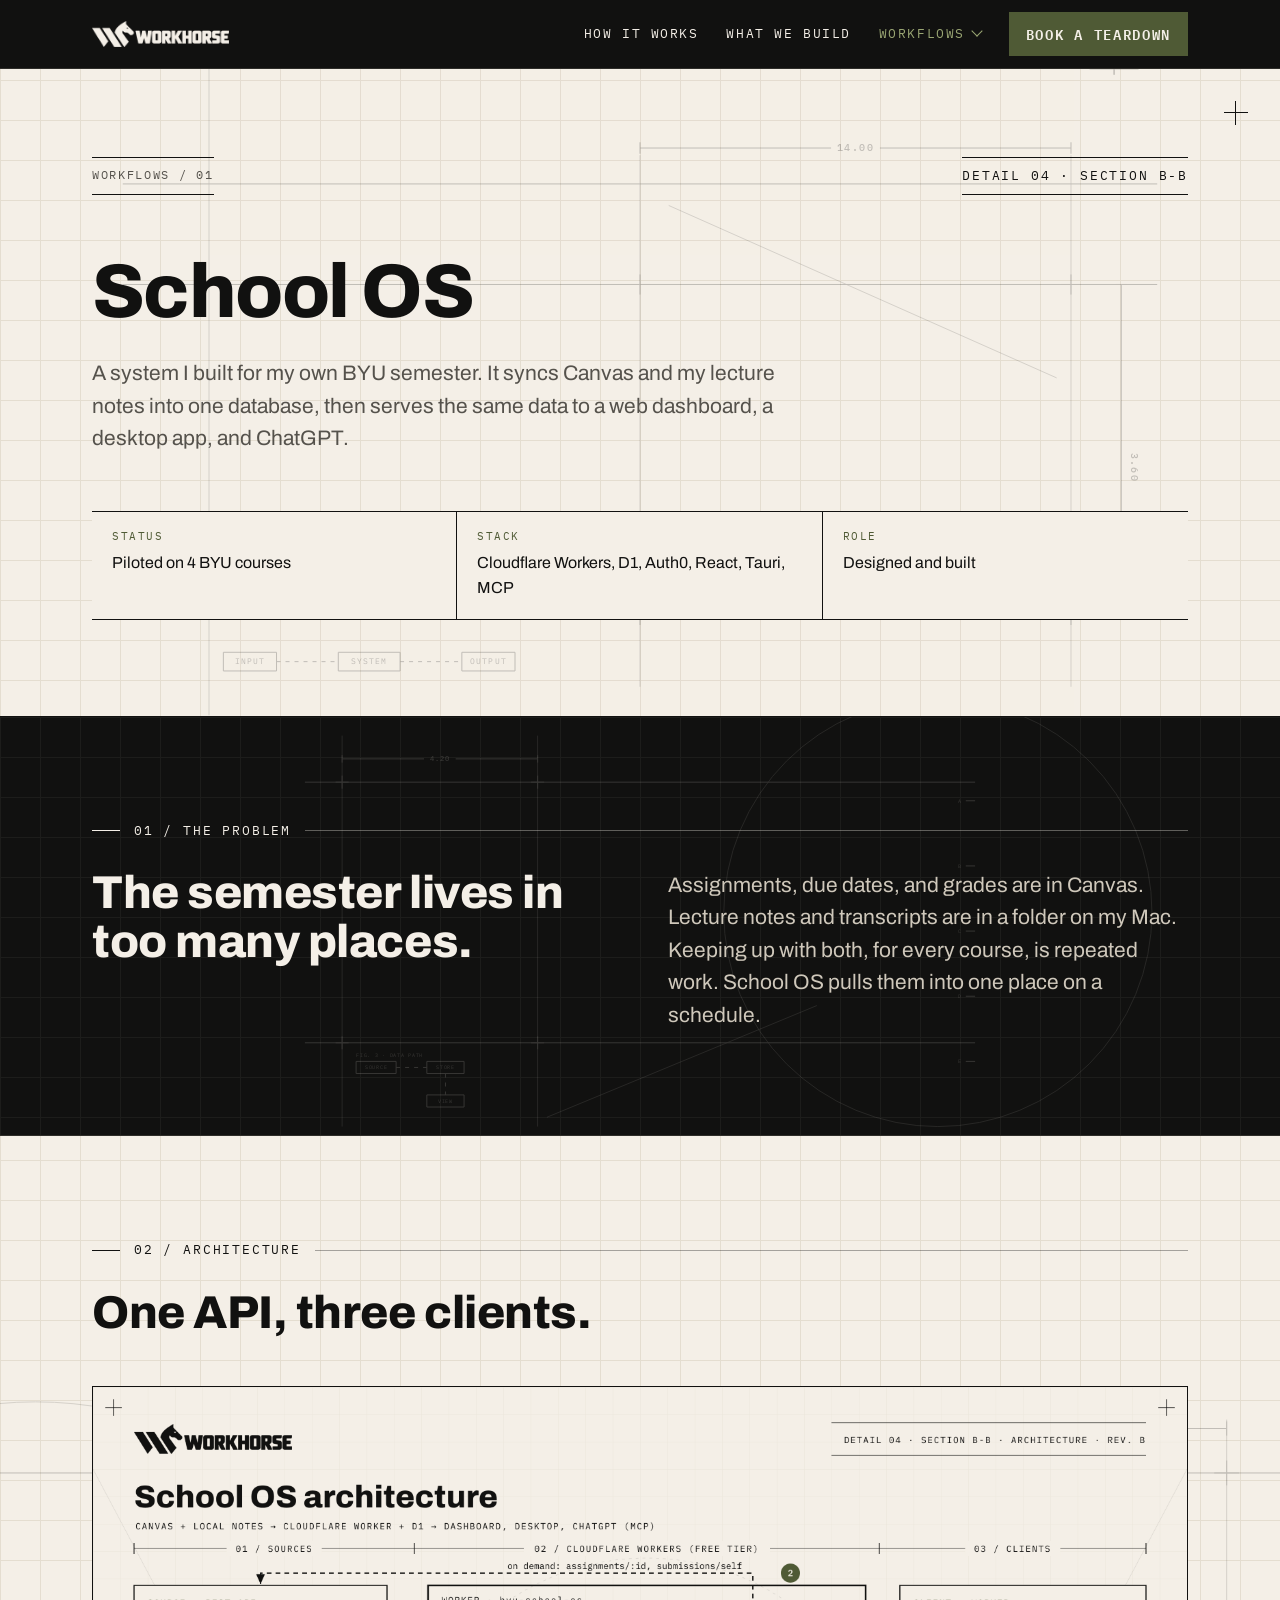
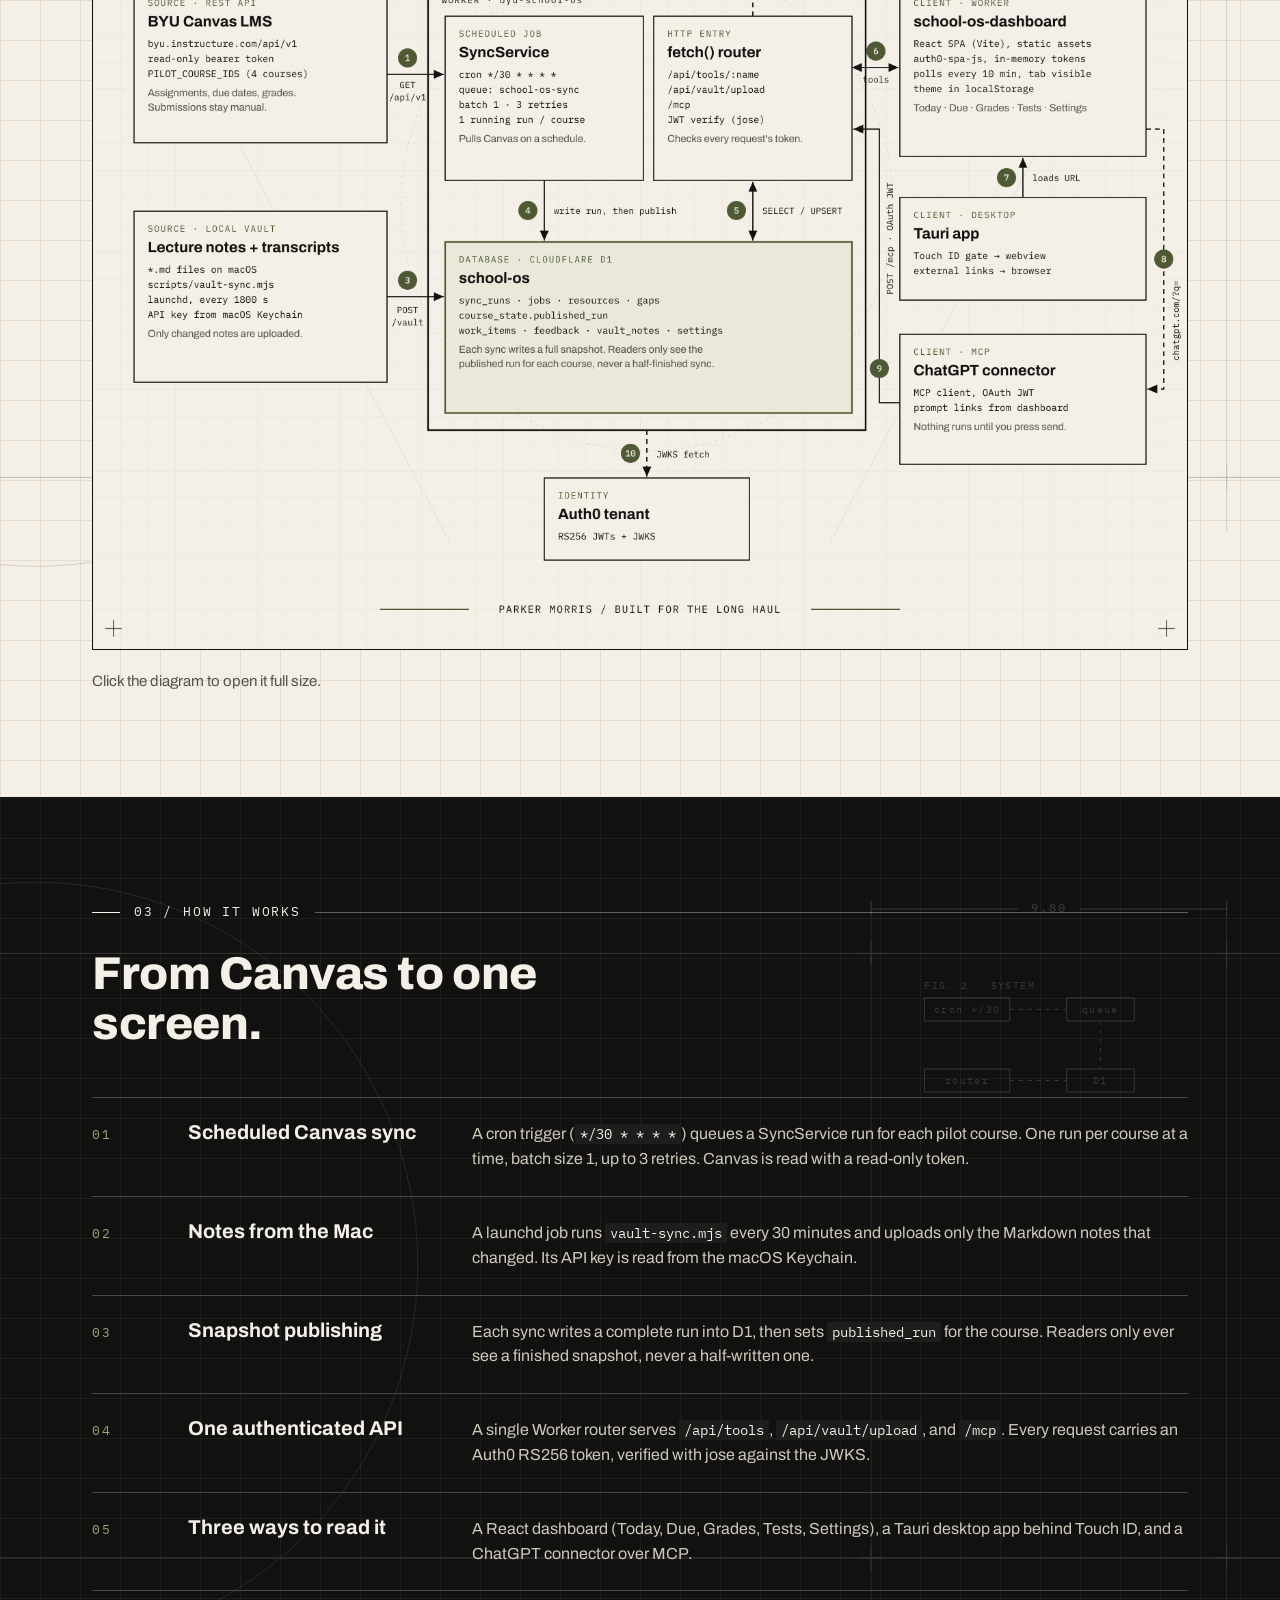
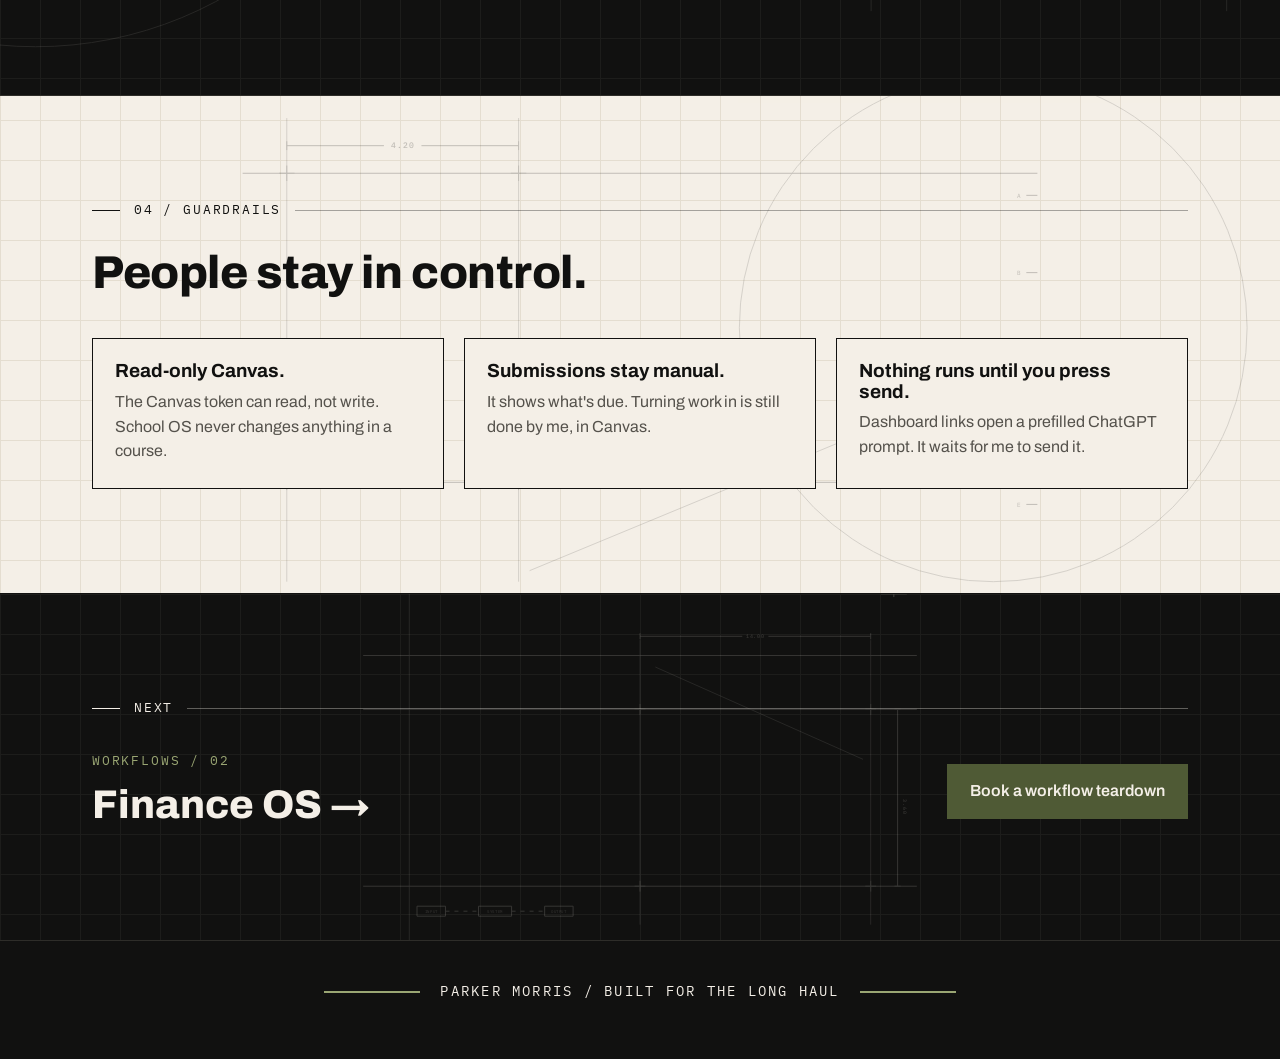
<file: projects/school-os.html>
<!doctype html>
<html lang="en">
<head>
<meta charset="utf-8">
<meta name="viewport" content="width=device-width, initial-scale=1">
<title>School OS · Workhorse</title>
<link rel="icon" type="image/png" href="../favicon.png">
<meta name="description" content="School OS syncs Canvas and lecture notes into one Cloudflare D1 database and serves a dashboard, a desktop app, and ChatGPT over MCP.">
<meta property="og:title" content="School OS · Workhorse">
<meta property="og:description" content="School OS syncs Canvas and lecture notes into one Cloudflare D1 database and serves a dashboard, a desktop app, and ChatGPT over MCP.">
<meta property="og:image" content="https://parkermorris11.github.io/workhorse/og-image.png">
<meta name="theme-color" content="#111110">
<link rel="preconnect" href="https://fonts.googleapis.com">
<link href="https://fonts.googleapis.com/css2?family=Archivo:wght@400;600;700;800&family=IBM+Plex+Mono:wght@400;500&display=swap" rel="stylesheet">
<link rel="stylesheet" href="../styles.css">
</head>
<body>
<svg width="0" height="0" style="position:absolute" aria-hidden="true"><defs><symbol class="bpsym" id="bp-a" viewBox="0 0 1440 900"><path d="M0,160H1440M0,300H1440M0,760H1440" /><path d="M120,0V900M720,120V860M1320,120V860" class="bp-faint"/><path d="M706,300H734M720,286V314" stroke-width="1.2"/><path d="M1306,300H1334M1320,286V314" stroke-width="1.2"/><path d="M706,760H734M720,746V774" stroke-width="1.2"/><path d="M1306,760H1334M1320,746V774" stroke-width="1.2"/><path d="M760,190L1300,430" class="bp-faint"/><path d="M720,110H986.0M1054.0,110H1320M720,102V118M1320,102V118"/><text x="1020.0" y="114" text-anchor="middle" class="bp-dim">14.00</text><path d="M1380,0H1346.0M1414.0,0H1380M1380,-8V8M1380,-8V8"/><text x="1380.0" y="4" text-anchor="middle" class="bp-dim"></text><path d="M1390,300V760M1382,300H1398M1382,760H1398"/><text x="1404" y="534" class="bp-dim" transform="rotate(90 1404 534)">3.60</text><g class="bp-sys"><rect x="140" y="812" width="74" height="26" fill="none"/><text x="177.0" y="829" text-anchor="middle">INPUT</text><path d="M214,825H300" stroke-dasharray="4 5"/><rect x="300" y="812" width="86" height="26" fill="none"/><text x="343.0" y="829" text-anchor="middle">SYSTEM</text><path d="M386,825H472" stroke-dasharray="4 5"/><rect x="472" y="812" width="74" height="26" fill="none"/><text x="509.0" y="829" text-anchor="middle">OUTPUT</text></g></symbol><symbol class="bpsym" id="bp-b" viewBox="0 0 1440 900"><circle cx="40" cy="470" r="430" fill="none" class="bp-faint"/><path d="M0,120H1440M0,800H1440"/><path d="M980,60V860M1380,60V860" class="bp-faint"/><path d="M966,120H994M980,106V134" stroke-width="1.2"/><path d="M1366,120H1394M1380,106V134" stroke-width="1.2"/><path d="M966,800H994M980,786V814" stroke-width="1.2"/><path d="M1366,800H1394M1380,786V814" stroke-width="1.2"/><path d="M980,70H1146.0M1214.0,70H1380M980,62V78M1380,62V78"/><text x="1180.0" y="74" text-anchor="middle" class="bp-dim">9.80</text><g class="bp-sys"><rect x="1040" y="170" width="96" height="26" fill="none"/><text x="1088.0" y="187" text-anchor="middle">cron */30</text><rect x="1200" y="170" width="76" height="26" fill="none"/><text x="1238.0" y="187" text-anchor="middle">queue</text><rect x="1040" y="250" width="96" height="26" fill="none"/><text x="1088.0" y="267" text-anchor="middle">router</text><rect x="1200" y="250" width="76" height="26" fill="none"/><text x="1238.0" y="267" text-anchor="middle">D1</text><path d="M1136,183H1200M1238,196V250M1136,263H1200" stroke-dasharray="4 5"/><text x="1040" y="160">FIG. 2  ·  SYSTEM</text></g></symbol><symbol class="bpsym" id="bp-c" viewBox="0 0 1440 900"><circle cx="1360" cy="420" r="460" fill="none" class="bp-faint"/><path d="M0,140H1440M0,700H1440"/><path d="M80,40V880M500,40V880" class="bp-faint"/><path d="M66,140H94M80,126V154" stroke-width="1.2"/><path d="M486,140H514M500,126V154" stroke-width="1.2"/><path d="M66,700H94M80,686V714" stroke-width="1.2"/><path d="M486,700H514M500,686V714" stroke-width="1.2"/><path d="M520,860L1100,620" class="bp-faint"/><path d="M80,90H256.0M324.0,90H500M80,82V98M500,82V98"/><text x="290.0" y="94" text-anchor="middle" class="bp-dim">4.20</text><path d="M1420,180H1440"/><text x="1412" y="184" text-anchor="end">A</text><path d="M1420,320H1440"/><text x="1412" y="324" text-anchor="end">B</text><path d="M1420,460H1440"/><text x="1412" y="464" text-anchor="end">C</text><path d="M1420,600H1440"/><text x="1412" y="604" text-anchor="end">D</text><path d="M1420,740H1440"/><text x="1412" y="744" text-anchor="end">E</text><g class="bp-sys"><rect x="110" y="740" width="86" height="26" fill="none"/><text x="153.0" y="757" text-anchor="middle">SOURCE</text><path d="M196,753H262" stroke-dasharray="4 5"/><rect x="262" y="740" width="80" height="26" fill="none"/><text x="302.0" y="757" text-anchor="middle">STORE</text><path d="M302,766V812" stroke-dasharray="4 5"/><rect x="262" y="812" width="80" height="26" fill="none"/><text x="302.0" y="829" text-anchor="middle">VIEW</text><text x="110" y="730">FIG. 3  ·  DATA PATH</text></g></symbol></defs></svg>

<header class="top">
  <div class="wrap">
    <a href="../index.html" aria-label="Workhorse home"><img src="../workhorse-lockup-cream.png" alt="Workhorse"></a>
    <nav>
      <a href="../index.html#method">How it works</a>
      <a href="../index.html#builds">What we build</a>
      <details class="dd on">
        <summary>Workflows</summary>
        <div class="dd-menu">
          <a href="../projects/school-os.html" class="on"><b>School OS <small>01</small></b><span>Canvas and lecture notes, synced into one dashboard, desktop app, and ChatGPT.</span></a>
          <a href="../projects/finance-os.html"><b>Finance OS <small>02</small></b><span>A personal iPhone spending tracker on Supabase and Plaid.</span></a>
        </div>
      </details>
      <a class="btn small" href="../index.html#start">Book a teardown</a>
    </nav>
  </div>
</header>

<main>

<section class="proj-hero">
  <svg class="bp" aria-hidden="true" preserveAspectRatio="xMidYMid slice"><use href="#bp-a"/></svg>
  <span class="cross" style="right:32px;top:32px"></span>
  <div class="wrap">
    <div style="display:flex;justify-content:space-between;gap:24px;margin-bottom:56px;flex-wrap:wrap">
      <a class="crumb label" href="../index.html#proof" style="border-top:1px solid var(--ink);border-bottom:1px solid var(--ink);padding:8px 0">Workflows / 01</a>
      <span class="label" style="border-top:1px solid var(--ink);border-bottom:1px solid var(--ink);padding:8px 0">Detail 04 · Section B-B</span>
    </div>
    <h1>School OS</h1>
    <p class="lede">A system I built for my own BYU semester. It syncs Canvas and my lecture notes into one database, then serves the same data to a web dashboard, a desktop app, and ChatGPT.</p>
    <div class="meta">
      <div><span class="label">Status</span>Piloted on 4 BYU courses</div>
      <div><span class="label">Stack</span>Cloudflare Workers, D1, Auth0, React, Tauri, MCP</div>
      <div><span class="label">Role</span>Designed and built</div>
    </div>
  </div>
</section>

<section class="ink">
  <svg class="bp" aria-hidden="true" preserveAspectRatio="xMidYMid slice"><use href="#bp-c"/></svg>
  <div class="wrap">
    <div class="dim label">01 / The problem</div>
    <div class="two">
      <h2>The semester lives in too many places.</h2>
      <p class="lede">Assignments, due dates, and grades are in Canvas. Lecture notes and transcripts are in a folder on my Mac. Keeping up with both, for every course, is repeated work. School OS pulls them into one place on a schedule.</p>
    </div>
  </div>
</section>

<section>
  <svg class="bp nosys" aria-hidden="true" preserveAspectRatio="xMidYMid slice"><use href="#bp-b"/></svg>
  <div class="wrap">
    <div class="dim label">02 / Architecture</div>
    <h2>One API, three clients.</h2>
    <figure class="diagram" style="margin-left:0;margin-right:0">
      <a href="../school-os-architecture.png" target="_blank" rel="noopener"><img src="../school-os-architecture.png" alt="School OS architecture: BYU Canvas and a local notes vault feed a Cloudflare Worker (SyncService on a 30-minute cron and queue, a JWT-verified fetch router) backed by a D1 database. A dashboard Worker, a Tauri desktop app, and ChatGPT over MCP read from it, with Auth0 issuing RS256 tokens."></a>
    </figure>
    <p class="note">Click the diagram to open it full size.</p>
  </div>
</section>

<section class="ink">
  <svg class="bp" aria-hidden="true" preserveAspectRatio="xMidYMid slice"><use href="#bp-b"/></svg>
  <div class="wrap">
    <div class="dim label">03 / How it works</div>
    <h2>From Canvas to one screen.</h2>
    <ol class="howlist">
      <li><span class="num">01</span><h3>Scheduled Canvas sync</h3><p>A cron trigger (<code>*/30 * * * *</code>) queues a SyncService run for each pilot course. One run per course at a time, batch size 1, up to 3 retries. Canvas is read with a read-only token.</p></li>
      <li><span class="num">02</span><h3>Notes from the Mac</h3><p>A launchd job runs <code>vault-sync.mjs</code> every 30 minutes and uploads only the Markdown notes that changed. Its API key is read from the macOS Keychain.</p></li>
      <li><span class="num">03</span><h3>Snapshot publishing</h3><p>Each sync writes a complete run into D1, then sets <code>published_run</code> for the course. Readers only ever see a finished snapshot, never a half-written one.</p></li>
      <li><span class="num">04</span><h3>One authenticated API</h3><p>A single Worker router serves <code>/api/tools</code>, <code>/api/vault/upload</code>, and <code>/mcp</code>. Every request carries an Auth0 RS256 token, verified with jose against the JWKS.</p></li>
      <li><span class="num">05</span><h3>Three ways to read it</h3><p>A React dashboard (Today, Due, Grades, Tests, Settings), a Tauri desktop app behind Touch ID, and a ChatGPT connector over MCP.</p></li>
    </ol>
  </div>
</section>

<section>
  <svg class="bp nosys" aria-hidden="true" preserveAspectRatio="xMidYMid slice"><use href="#bp-c"/></svg>
  <div class="wrap">
    <div class="dim label">04 / Guardrails</div>
    <h2>People stay in control.</h2>
    <div class="guard">
      <div><h3>Read-only Canvas.</h3><p>The Canvas token can read, not write. School OS never changes anything in a course.</p></div>
      <div><h3>Submissions stay manual.</h3><p>It shows what's due. Turning work in is still done by me, in Canvas.</p></div>
      <div><h3>Nothing runs until you press send.</h3><p>Dashboard links open a prefilled ChatGPT prompt. It waits for me to send it.</p></div>
    </div>
  </div>
</section>

<section class="ink closing">
  <svg class="bp" aria-hidden="true" preserveAspectRatio="xMidYMid slice"><use href="#bp-a"/></svg>
  <div class="wrap">
    <div class="dim label">Next</div>
    <div class="nextp">
      <div><span class="label moss">Workflows / 02</span><br><a class="big" href="finance-os.html">Finance OS →</a></div>
      <a class="btn" href="../index.html#start">Book a workflow teardown</a>
    </div>
  </div>
</section>

</main>

<footer>
  <div class="wrap"><p class="sig">PARKER MORRIS / BUILT FOR THE LONG HAUL</p></div>
</footer>
<script>
document.addEventListener('click',e=>{document.querySelectorAll('details.dd[open]').forEach(d=>{if(!d.contains(e.target))d.removeAttribute('open')})});
document.addEventListener('keydown',e=>{if(e.key==='Escape')document.querySelectorAll('details.dd[open]').forEach(d=>d.removeAttribute('open'))});
</script>
</body>
</html>
</file>
<file: styles.css>
:root{
  --ink:#111110; --cream:#F4EFE7; --moss:#4F5A35; --moss-tint:#E9E8D9;
  --muted:#55524C; --line:#D9D1C2; --grid:#E4DDD0;
  --sans:'Archivo','Inter',Arial,sans-serif; --mono:'IBM Plex Mono',ui-monospace,monospace;
}
*{box-sizing:border-box}
html{scroll-behavior:smooth}
body{margin:0;background:var(--cream);color:var(--ink);font-family:var(--sans);font-size:18px;line-height:1.55;
  background-image:linear-gradient(var(--grid) 1px,transparent 1px),linear-gradient(90deg,var(--grid) 1px,transparent 1px);
  background-size:40px 40px}
a{color:inherit}
.wrap{max-width:1160px;margin:0 auto;padding:0 32px}
.label{font-family:var(--mono);font-size:13px;letter-spacing:.14em;text-transform:uppercase}
.label.moss{color:var(--moss)}
h1,h2,h3{margin:0;line-height:1.08}
h1{font-weight:800;font-size:clamp(40px,6.4vw,76px);letter-spacing:-.02em;max-width:14ch}
h2{font-weight:800;font-size:clamp(30px,4vw,46px);letter-spacing:-.01em;max-width:20ch}
h3{font-weight:700;font-size:22px}
p{margin:0}
.lede{font-size:clamp(18px,2vw,21px);color:var(--muted);max-width:56ch}


/* blueprint construction layer */
.bp{position:absolute;inset:0;width:100%;height:100%;pointer-events:none;z-index:0;color:var(--ink);opacity:.22}
.bpsym *{vector-effect:non-scaling-stroke}
.bpsym path,.bpsym rect,.bpsym circle{stroke:currentColor;stroke-width:1;fill:none}
.bpsym .bp-faint{opacity:.6}
.bpsym text{fill:currentColor;stroke:none;font-family:var(--mono);font-size:11px;letter-spacing:.14em}
.bpsym .bp-dim{font-size:14px;font-weight:500}
.bpsym .bp-sys{opacity:var(--sys,1)}
.bp.nosys{--sys:0}
section.ink .bp{color:var(--cream);opacity:.16}
section > .wrap{position:relative;z-index:1}
/* projects dropdown */
.dd{position:relative}
.dd summary{list-style:none;cursor:pointer;font-family:var(--mono);font-size:13px;letter-spacing:.12em;text-transform:uppercase;display:flex;align-items:center;gap:8px}
.dd summary::-webkit-details-marker{display:none}
.dd summary::after{content:"";width:7px;height:7px;border-right:1.4px solid currentColor;border-bottom:1.4px solid currentColor;transform:translateY(-3px) rotate(45deg);transition:transform .15s}
.dd[open] summary::after{transform:translateY(1px) rotate(-135deg)}
.dd summary:hover,.dd[open] summary{color:#9AA673}
.dd-menu{position:absolute;right:0;top:calc(100% + 22px);width:320px;background:var(--ink);border:1px solid #3A3935;padding:6px 0;box-shadow:0 18px 40px rgba(0,0,0,.35)}
.dd-menu::before{content:"";position:absolute;top:-1px;left:0;width:48px;height:2px;background:#9AA673}
nav .dd-menu a{display:block;padding:14px 20px;text-transform:none;letter-spacing:0;font-family:var(--sans);font-size:16px;border-top:1px solid #2A2926}
nav .dd-menu a:first-of-type{border-top:0}
nav .dd-menu a:hover{background:#1D1D1B;color:var(--cream)}
.dd-menu b{display:flex;justify-content:space-between;font-weight:700}
.dd-menu b small{font-family:var(--mono);font-weight:400;font-size:11px;letter-spacing:.14em;color:#9AA673}
.dd-menu span{display:block;font-size:14px;color:#CFC8BB;margin-top:3px;line-height:1.4}
.dd-menu .dd-all{font-family:var(--mono);font-size:12px;letter-spacing:.12em;text-transform:uppercase;color:#9AA673;padding:12px 20px 8px}
nav a.on,.dd.on summary{color:#9AA673}

/* project pages */
.proj-hero{padding:88px 0 96px}
.proj-hero h1{max-width:16ch}
.proj-hero .lede{margin-top:24px;max-width:58ch}
.meta{display:grid;grid-template-columns:repeat(3,1fr);border-top:1px solid var(--ink);border-bottom:1px solid var(--ink);margin-top:56px;background:var(--cream)}
.meta div{padding:16px 20px 18px;border-right:1px solid var(--ink);font-size:16px}
.meta div:last-child{border-right:0}
.meta .label{display:block;font-size:11px;color:var(--moss);margin-bottom:6px}
.crumb{font-family:var(--mono);font-size:12px;letter-spacing:.14em;text-transform:uppercase;text-decoration:none;color:var(--muted)}
.crumb:hover{color:var(--moss)}
.howlist{list-style:none;margin:48px 0 0;padding:0;border-top:1px solid #4A4843}
.howlist li{display:grid;grid-template-columns:72px 260px 1fr;gap:24px;padding:24px 0;border-bottom:1px solid #4A4843;align-items:baseline}
.howlist .num{font-family:var(--mono);font-size:13px;letter-spacing:.14em;color:#9AA673}
.howlist h3{font-size:20px}
.howlist p{color:#CFC8BB;font-size:16px}
.howlist code{font-family:var(--mono);font-size:14px;color:var(--cream);background:#1D1D1B;padding:1px 5px}
.guard{display:grid;grid-template-columns:repeat(3,1fr);gap:20px;margin-top:40px}
.guard div{border:1px solid var(--ink);background:var(--cream);padding:22px 22px 24px}
.guard h3{font-size:19px;margin-bottom:8px}
.guard p{color:var(--muted);font-size:16px}
.pipe{display:grid;grid-template-columns:repeat(5,1fr);border:1px solid var(--ink);background:var(--cream);margin-top:48px}
.pipe div{padding:22px 18px 24px;border-right:1px solid var(--ink);position:relative}
.pipe div:last-child{border-right:0;background:var(--moss-tint)}
.pipe div:not(:last-child)::after{content:"";position:absolute;right:-7px;top:50%;width:12px;height:12px;background:var(--cream);border-top:1px solid var(--ink);border-right:1px solid var(--ink);transform:translateY(-50%) rotate(45deg);z-index:1}
.pipe .label{display:block;font-size:11px;color:var(--moss);margin-bottom:10px}
.pipe b{display:block;font-size:17px;margin-bottom:6px}
.pipe p{font-family:var(--mono);font-size:12.5px;color:var(--muted);line-height:1.5}
.nextp{display:flex;justify-content:space-between;align-items:center;gap:24px;flex-wrap:wrap}
.nextp a.big{text-decoration:none;font-weight:800;font-size:clamp(26px,3.4vw,40px)}
.nextp a.big:hover{color:#9AA673}
.wlink{display:inline-block;margin-top:28px;font-family:var(--mono);font-size:13px;letter-spacing:.12em;text-transform:uppercase;color:#9AA673;text-decoration:none;border-bottom:1px solid #9AA673;padding-bottom:3px}

@media (max-width:900px){.  nav{gap:18px}
  .dd-menu{position:fixed;left:16px;right:16px;top:68px;width:auto}
  .meta,.guard{grid-template-columns:1fr}
  .meta div{border-right:0;border-bottom:1px solid var(--ink)}.meta div:last-child{border-bottom:0}
  .howlist li{grid-template-columns:56px 1fr;gap:6px 16px}.howlist li p{grid-column:2}
  .pipe{grid-template-columns:1fr}.pipe div{border-right:0;border-bottom:1px solid var(--ink)}.pipe div:last-child{border-bottom:0}
  .pipe div:not(:last-child)::after{right:auto;left:28px;top:auto;bottom:-7px;transform:rotate(135deg)}
bpsym .bp-sys{display:none}.bp{opacity:.16}section.ink .bp{opacity:.12}}

/* nav */
header.top{position:sticky;top:0;z-index:5;background:var(--ink);color:var(--cream);border-bottom:1px solid #2E2D29}
header.top .wrap{display:flex;align-items:center;justify-content:space-between;height:68px;gap:16px}
header.top img{height:26px;display:block}
nav{display:flex;gap:28px;align-items:center}
nav a{text-decoration:none;font-family:var(--mono);font-size:13px;letter-spacing:.12em;text-transform:uppercase}
nav a:hover{color:#9AA673}
.btn{display:inline-block;background:var(--moss);color:var(--cream);text-decoration:none;font-weight:600;font-size:16px;
  padding:14px 22px;border:1px solid var(--moss)}
.btn:hover{background:#3E4728}
.btn.ghost{background:transparent;color:var(--ink);border-color:var(--ink)}
.btn.small{padding:10px 16px;font-size:14px}

/* sections */
section{padding:104px 0;border-bottom:1px solid var(--ink);position:relative}
section.ink{background-color:var(--ink);color:var(--cream);border-bottom-color:#2E2D29;
  background-image:linear-gradient(#1D1D1B 1px,transparent 1px),linear-gradient(90deg,#1D1D1B 1px,transparent 1px);background-size:40px 40px}
section.ink .btn.ghost{color:var(--cream);border-color:var(--cream)}
section.ink .cross::before,section.ink .cross::after{background:var(--cream)}
section.ink .tb{border-color:var(--cream)}
section.ink .steps{background:transparent;border-color:#4A4843}
section.ink .step{border-color:#4A4843}
section.ink .step p{color:#CFC8BB}
section.ink .step .num{color:#9AA673}
section.ink .diagram{border-color:#4A4843}
section.ink .facts div{border-top-color:#9AA673}
section.ink .lede,section.ink .muted{color:#CFC8BB}
section.ink .label.moss{color:#9AA673}
.dim{display:flex;align-items:center;gap:14px;margin-bottom:28px}
.dim::before{content:"";width:28px;height:1px;background:currentColor}
.dim::after{content:"";flex:1;height:1px;background:currentColor;opacity:.35}
.muted{color:var(--muted)}

/* hero */
.hero{padding:96px 0 112px}
.hero .block{display:flex;justify-content:space-between;gap:24px;margin-bottom:56px}
.hero .tb{border-top:1px solid var(--ink);border-bottom:1px solid var(--ink);padding:8px 0}
.hero .lede{margin:28px 0 40px}
.hero .ctas{display:flex;gap:14px;flex-wrap:wrap}
.hero .wrap{position:relative}
.hero-mark{position:absolute;right:32px;top:150px;width:min(40%,440px);aspect-ratio:1;display:grid;place-items:center;pointer-events:none}
.hero-mark::before{content:"";position:absolute;inset:0;border:1px dashed #A49D8F;border-radius:50%}
.hero-mark::after{content:"";position:absolute;left:-8%;right:-8%;top:50%;height:1px;background:#C9C1B2}
.hero-mark img{position:relative;z-index:1;width:78%;height:auto}
.hero .lede{max-width:44ch}
.cross{position:absolute;width:24px;height:24px}
.cross::before,.cross::after{content:"";position:absolute;background:var(--ink)}
.cross::before{left:11px;top:0;width:1.2px;height:24px}.cross::after{top:11px;left:0;height:1.2px;width:24px}

/* problem */
.two{display:grid;grid-template-columns:1fr 1fr;gap:56px;align-items:start}

/* method */
.steps{display:grid;grid-template-columns:repeat(4,1fr);border:1px solid var(--ink);margin-top:48px;background:var(--cream)}
.step{padding:28px 24px 32px;border-right:1px solid var(--ink)}
.step:last-child{border-right:0}
.step .num{font-family:var(--mono);font-size:13px;color:var(--moss);letter-spacing:.14em;display:block;margin-bottom:28px}
.step h3{margin-bottom:10px}
.step p{color:var(--muted);font-size:16px}

/* builds */
.cards{display:grid;grid-template-columns:repeat(2,1fr);gap:20px;margin-top:48px}
.card{border:1px solid var(--ink);background:var(--cream);padding:26px 26px 28px}
.flow{display:flex;flex-wrap:wrap;align-items:center;gap:8px;margin-top:18px;font-family:var(--mono);font-size:13px}
.flow span{border:1px solid var(--ink);padding:5px 9px}
.flow span.out{border-color:var(--moss);background:var(--moss-tint)}
.flow i{font-style:normal;color:var(--muted)}
.note{margin-top:20px;font-size:15px;color:var(--muted)}

/* offer */
.offer{display:grid;grid-template-columns:1.1fr .9fr;gap:56px;margin-top:8px}
.spec{border:1px solid #CFC8BB;padding:28px}
.spec ul{list-style:none;margin:16px 0 0;padding:0}
.spec li{padding:12px 0 12px 28px;border-top:1px solid #3a3a37;position:relative}
.spec li::before{content:"";position:absolute;left:0;top:19px;width:12px;height:12px;background:#9AA673}
.spec .rev{font-family:var(--mono);font-size:12px;letter-spacing:.12em;color:#9AA673;margin-left:6px}

/* principles */
.prin{display:grid;grid-template-columns:repeat(3,1fr);gap:0;border-top:1px solid var(--ink);margin-top:48px}
.prin div{padding:28px 28px 0 0}
.prin h3{margin-bottom:10px}
.prin p{color:var(--muted);font-size:16px}

/* proof */
.diagram{margin-top:48px;border:1px solid var(--ink);background:var(--cream)}
.diagram img{display:block;width:100%;height:auto}
.facts{display:grid;grid-template-columns:repeat(3,1fr);gap:20px;margin-top:28px}
.facts div{border-top:2px solid var(--moss);padding-top:12px;font-size:16px}

/* about + closing */
.about{display:grid;grid-template-columns:auto 1fr;gap:48px;align-items:start}
.about img{width:120px}
.closing{text-align:left}
.closing .lede{margin:24px 0 36px}
footer{padding:40px 0 56px;background:var(--ink);color:var(--cream)}
.sig{display:flex;align-items:center;gap:20px;justify-content:center;font-family:var(--mono);font-size:14px;letter-spacing:.16em}
.sig::before,.sig::after{content:"";width:96px;height:2px;background:#9AA673}

@media (max-width:900px){
  .hero-mark{position:relative;right:auto;top:auto;width:180px;margin:0 0 36px 8px}
  nav > a:not(.btn){display:none}
  .two,.offer,.about{grid-template-columns:1fr;gap:32px}
  .steps{grid-template-columns:1fr 1fr}
  .step:nth-child(2){border-right:0}
  .step:nth-child(-n+2){border-bottom:1px solid var(--ink)}
  .cards,.prin,.facts{grid-template-columns:1fr}
  .diagram{overflow-x:auto}.diagram img{min-width:820px}
}
@media (max-width:560px){
  .wrap{padding:0 16px}
  section{padding:72px 0}
  .steps{grid-template-columns:1fr}
  .step{border-right:0;border-bottom:1px solid var(--ink)}
  .step:last-child{border-bottom:0}
  .hero .block{flex-direction:column}
  header.top img{height:22px}
  .sig::before,.sig::after{width:32px}
  .sig{font-size:12px;letter-spacing:.1em}
}
@media (max-width:440px){nav .btn.small{display:none}}
</file>
